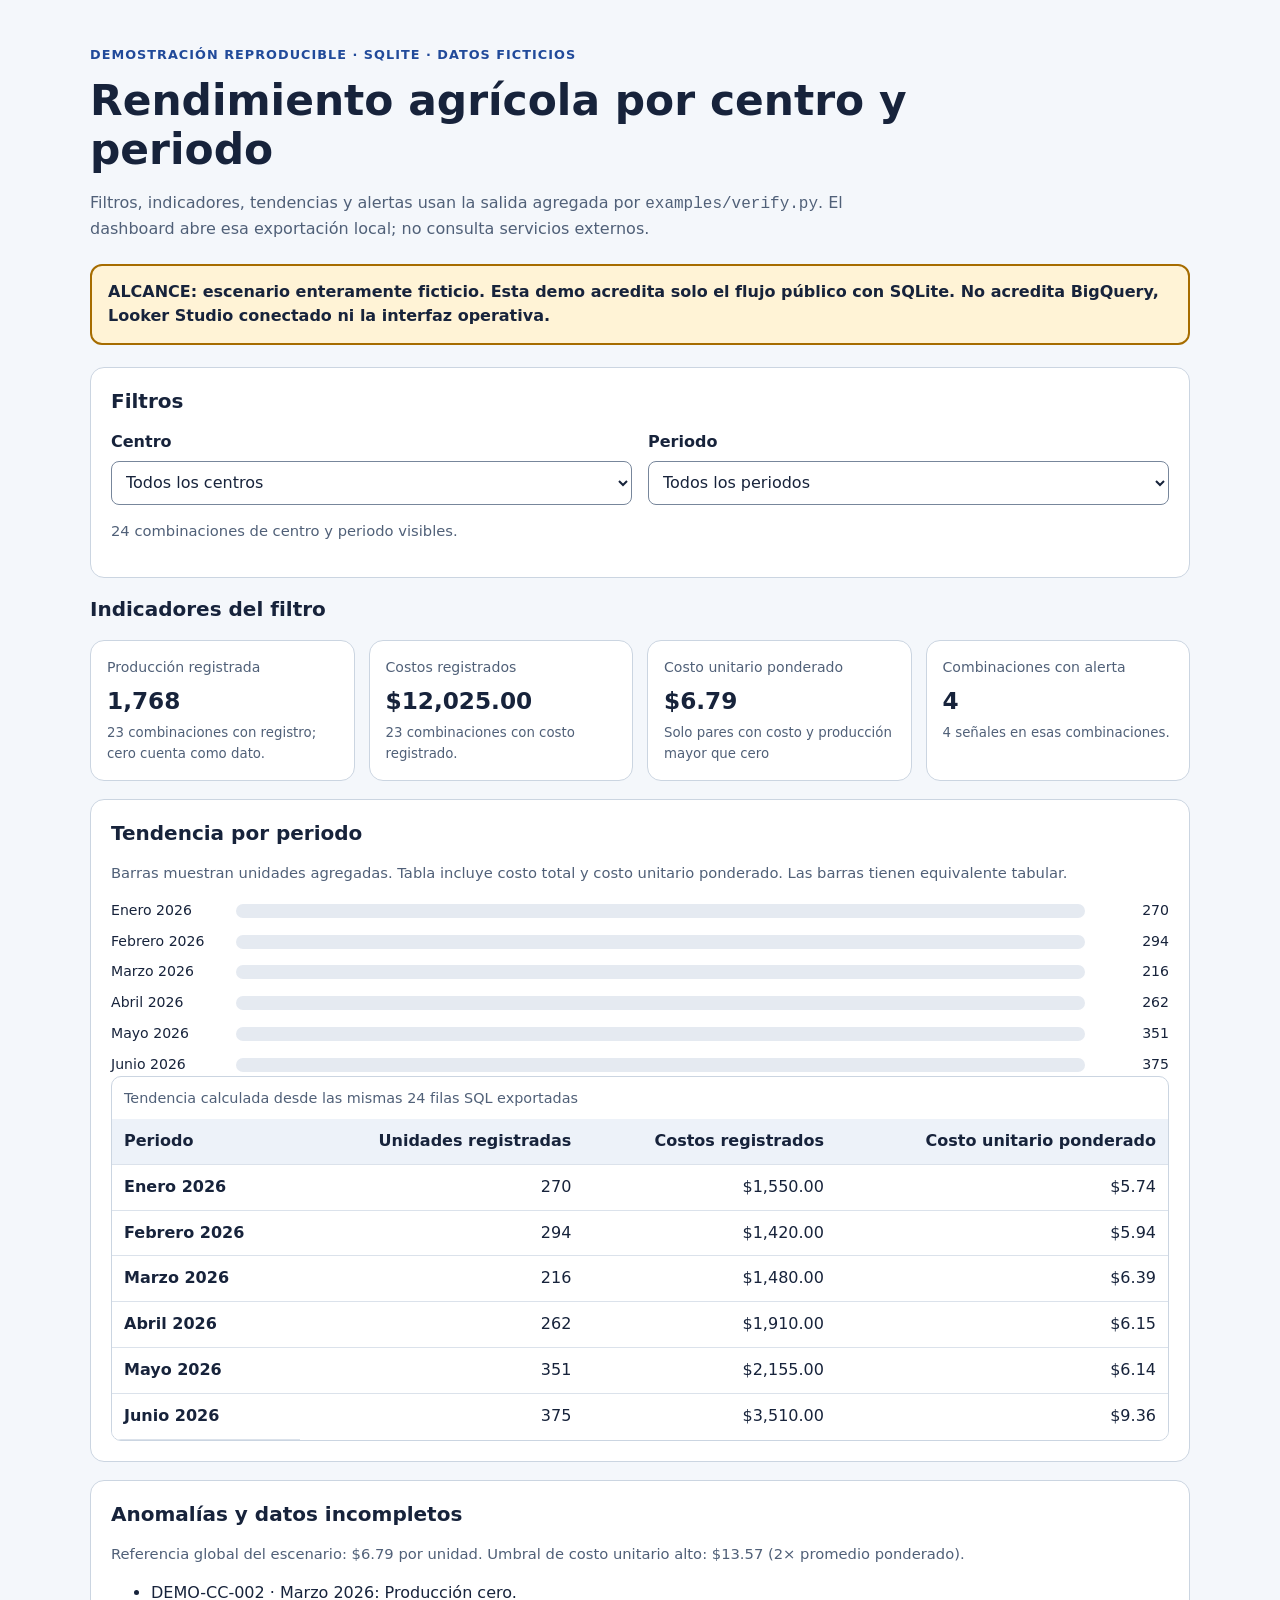
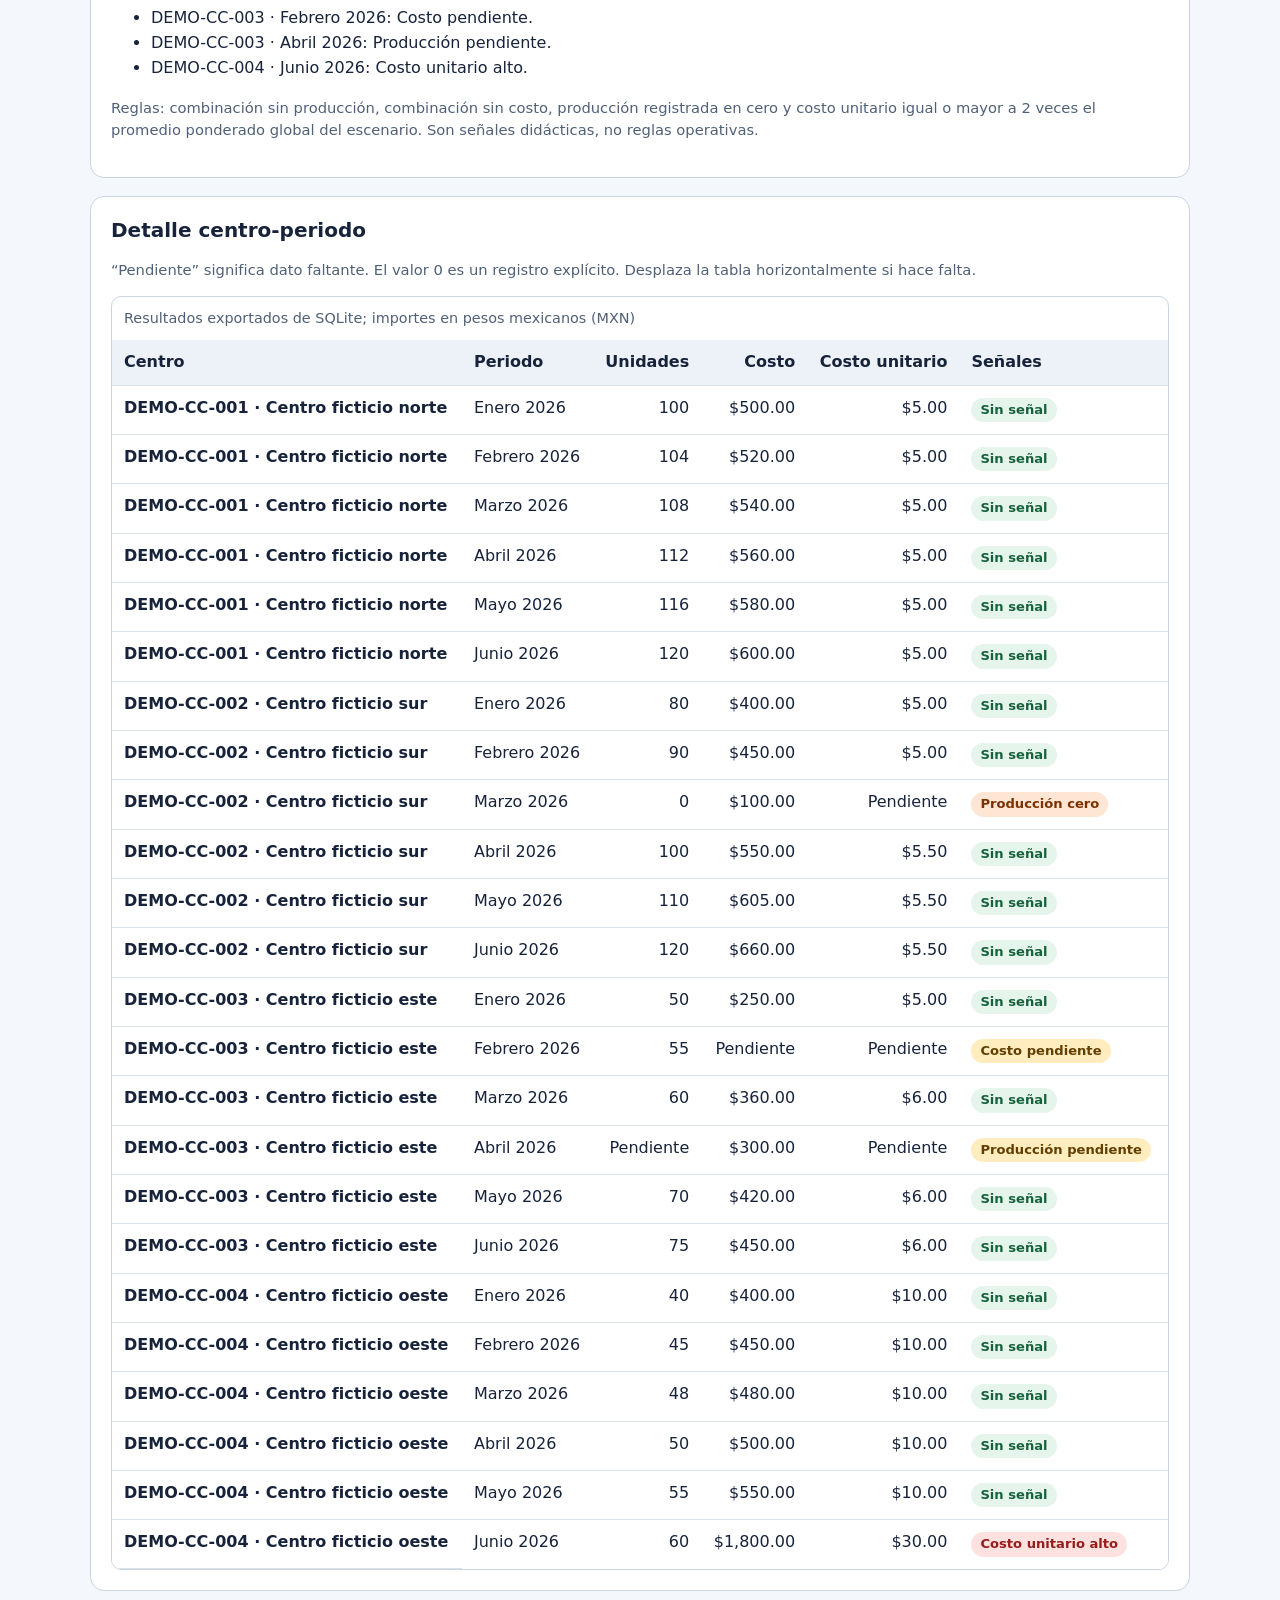
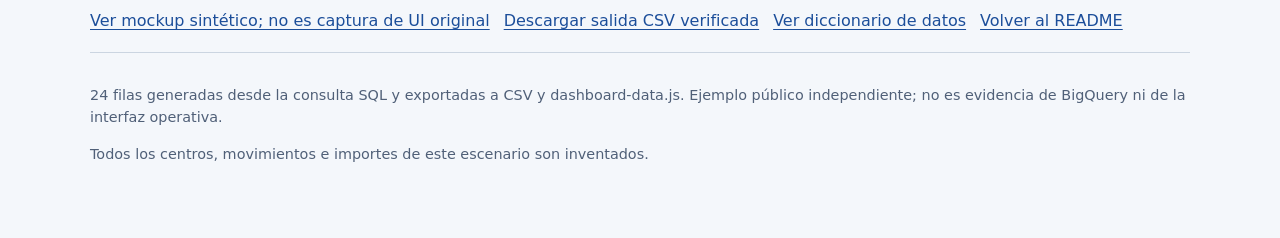
<file: demos/data-warehouse-agricola/demo/index.html>
<!doctype html>
<html lang="es">
<head>
  <meta charset="utf-8">
  <meta name="viewport" content="width=device-width, initial-scale=1">
  <meta name="description" content="Dashboard didáctico con datos ficticios, resultados SQL verificados y filtros por centro y periodo.">
  <title>Dashboard agrícola ficticio · Data Warehouse Agrícola</title>
  <script src="../examples/outputs/dashboard-data.js"></script>
  <style>
    :root{color-scheme:light;--ink:#17233b;--muted:#506078;--line:#cbd5e1;--paper:#f4f7fb;--card:#fff;--blue:#214a9a;--blue-soft:#e7efff;--amber:#805000;--amber-soft:#fff3d6;--green:#17623c;--green-soft:#e5f5eb;--red:#a32020;--red-soft:#fff0ee;--focus:#a65c00}
    *{box-sizing:border-box}body{margin:0;background:var(--paper);color:var(--ink);font:16px/1.55 system-ui,-apple-system,"Segoe UI",sans-serif}main{width:min(1180px,100%);margin:auto;padding:32px clamp(16px,4vw,40px) 60px}h1{max-width:850px;font-size:clamp(1.8rem,4vw,2.65rem);line-height:1.15;margin:.35rem 0 1rem}h2{font-size:1.25rem;line-height:1.3;margin:0 0 1rem}h3{font-size:1rem;margin:0 0 .4rem}.eyebrow{font-size:.8rem;font-weight:800;letter-spacing:.08em;color:var(--blue);text-transform:uppercase}.intro{max-width:75ch;color:var(--muted)}.scope{border:2px solid #a66c00;background:var(--amber-soft);border-radius:12px;padding:14px 16px;font-weight:650;margin:22px 0}.scope p{margin:0}.panel,.metric{background:var(--card);border:1px solid var(--line);border-radius:14px;padding:20px;margin:18px 0}.filters{display:grid;grid-template-columns:repeat(2,minmax(0,1fr));gap:16px}.field label{display:block;font-weight:700;margin-bottom:6px}.field select{width:100%;min-height:44px;padding:8px 10px;border:1px solid #77869b;border-radius:8px;background:white;color:var(--ink);font:inherit}.hint,.muted{color:var(--muted);font-size:.92rem}.metrics{display:grid;grid-template-columns:repeat(4,minmax(0,1fr));gap:14px;margin:18px 0}.metric{margin:0;padding:16px}.metric dt{color:var(--muted);font-size:.88rem}.metric dd{font-size:1.45rem;font-weight:800;margin:4px 0}.metric small{display:block;color:var(--muted)}.table-wrap{overflow-x:auto;max-width:100%;border:1px solid var(--line);border-radius:10px}table{width:100%;border-collapse:collapse;background:white}caption{text-align:left;padding:10px 12px;color:var(--muted);font-size:.9rem}th,td{padding:10px 12px;border-bottom:1px solid #dbe2eb;text-align:left;vertical-align:top}thead th{background:#edf2f9;white-space:nowrap}tbody tr:last-child td{border-bottom:0}.numeric{text-align:right;font-variant-numeric:tabular-nums}.status{display:inline-block;border-radius:999px;padding:2px 9px;margin:2px 4px 2px 0;font-size:.82rem;font-weight:700;white-space:nowrap}.flag-missing{color:#623f00;background:#ffedbf}.flag-zero{color:#7b3100;background:#ffe5d3}.flag-high{color:#971c1c;background:#ffe2df}.flag-none{color:var(--green);background:var(--green-soft)}.chart{display:grid;gap:9px;min-width:230px}.chart-row{display:grid;grid-template-columns:minmax(82px,115px) minmax(70px,1fr) 74px;align-items:center;gap:10px}.chart-label,.chart-value{font-size:.88rem;font-variant-numeric:tabular-nums}.chart-value{text-align:right}.track{height:14px;background:#e5eaf1;border-radius:99px;overflow:hidden}.bar{height:100%;background:var(--blue);border-radius:99px;min-width:0}.empty{padding:18px;border:1px dashed #8796aa;border-radius:10px;color:var(--muted)}a{color:#1c4e9a;text-decoration-thickness:1px;text-underline-offset:3px}a:focus-visible,select:focus-visible{outline:3px solid var(--focus);outline-offset:3px}.links{display:flex;flex-wrap:wrap;gap:14px;margin:18px 0}.sr-only{position:absolute;width:1px;height:1px;padding:0;margin:-1px;overflow:hidden;clip:rect(0,0,0,0);white-space:nowrap;border:0}footer{border-top:1px solid var(--line);padding-top:16px;color:var(--muted);font-size:.9rem}
    @media(max-width:760px){.metrics{grid-template-columns:repeat(2,minmax(0,1fr))}.filters{grid-template-columns:1fr}}
    @media(max-width:420px){main{padding:22px 14px 40px}.panel{padding:15px}.metrics{gap:9px}.metric{padding:12px}.metric dd{font-size:1.2rem}.chart-row{grid-template-columns:78px minmax(50px,1fr) 65px;gap:7px}.chart-label,.chart-value{font-size:.8rem}}
    @media(prefers-reduced-motion:reduce){*,*::before,*::after{scroll-behavior:auto!important;animation-duration:.01ms!important;transition-duration:.01ms!important}}
  </style>
</head>
<body>
<main>
  <header>
    <p class="eyebrow">Demostración reproducible · SQLite · datos ficticios</p>
    <h1>Rendimiento agrícola por centro y periodo</h1>
    <p class="intro">Filtros, indicadores, tendencias y alertas usan la salida agregada por <code>examples/verify.py</code>. El dashboard abre esa exportación local; no consulta servicios externos.</p>
    <div class="scope" role="note"><p>ALCANCE: escenario enteramente ficticio. Esta demo acredita solo el flujo público con SQLite. No acredita BigQuery, Looker Studio conectado ni la interfaz operativa.</p></div>
  </header>

  <section class="panel" aria-labelledby="filters-title">
    <h2 id="filters-title">Filtros</h2>
    <div class="filters">
      <div class="field"><label for="center-filter">Centro</label><select id="center-filter"><option value="all">Todos los centros</option></select></div>
      <div class="field"><label for="period-filter">Periodo</label><select id="period-filter"><option value="all">Todos los periodos</option></select></div>
    </div>
    <p id="filter-summary" class="hint" aria-live="polite"></p>
  </section>

  <section aria-labelledby="metrics-title">
    <h2 id="metrics-title">Indicadores del filtro</h2>
    <dl class="metrics">
      <div class="metric"><dt>Producción registrada</dt><dd id="metric-units">—</dd><small id="metric-units-note"></small></div>
      <div class="metric"><dt>Costos registrados</dt><dd id="metric-cost">—</dd><small id="metric-cost-note"></small></div>
      <div class="metric"><dt>Costo unitario ponderado</dt><dd id="metric-unit-cost">—</dd><small>Solo pares con costo y producción mayor que cero</small></div>
      <div class="metric"><dt>Combinaciones con alerta</dt><dd id="metric-alerts">—</dd><small id="metric-alerts-note"></small></div>
    </dl>
  </section>

  <section class="panel" aria-labelledby="trend-title">
    <h2 id="trend-title">Tendencia por periodo</h2>
    <p class="hint">Barras muestran unidades agregadas. Tabla incluye costo total y costo unitario ponderado. Las barras tienen equivalente tabular.</p>
    <div id="trend-chart" class="chart" aria-hidden="true"></div>
    <div class="table-wrap" tabindex="0" role="region" aria-label="Tendencia por periodo; tabla desplazable horizontalmente">
      <table>
        <caption>Tendencia calculada desde las mismas 24 filas SQL exportadas</caption>
        <thead><tr><th scope="col">Periodo</th><th scope="col" class="numeric">Unidades registradas</th><th scope="col" class="numeric">Costos registrados</th><th scope="col" class="numeric">Costo unitario ponderado</th></tr></thead>
        <tbody id="trend-body"></tbody>
      </table>
    </div>
  </section>

  <section class="panel" aria-labelledby="alerts-title">
    <h2 id="alerts-title">Anomalías y datos incompletos</h2>
    <p id="benchmark-note" class="hint"></p>
    <ul id="anomaly-list"></ul>
    <p class="hint">Reglas: combinación sin producción, combinación sin costo, producción registrada en cero y costo unitario igual o mayor a 2 veces el promedio ponderado global del escenario. Son señales didácticas, no reglas operativas.</p>
  </section>

  <section class="panel" aria-labelledby="detail-title">
    <h2 id="detail-title">Detalle centro-periodo</h2>
    <p class="hint">“Pendiente” significa dato faltante. El valor 0 es un registro explícito. Desplaza la tabla horizontalmente si hace falta.</p>
    <div class="table-wrap" tabindex="0" role="region" aria-label="Resultados por centro y periodo; tabla desplazable horizontalmente">
      <table>
        <caption>Resultados exportados de SQLite; importes en pesos mexicanos (MXN)</caption>
        <thead><tr><th scope="col">Centro</th><th scope="col">Periodo</th><th scope="col" class="numeric">Unidades</th><th scope="col" class="numeric">Costo</th><th scope="col" class="numeric">Costo unitario</th><th scope="col">Señales</th></tr></thead>
        <tbody id="detail-body"></tbody>
      </table>
    </div>
  </section>

  <nav class="links" aria-label="Archivos reproducibles">
    <a href="../docs/images/mockup-synthetic.svg">Ver mockup sintético; no es captura de UI original</a>
    <a href="../examples/outputs/aggregated-results.csv" download>Descargar salida CSV verificada</a>
    <a href="../docs/data-dictionary.md">Ver diccionario de datos</a>
    <a href="../README.md">Volver al README</a>
  </nav>
  <footer><p id="source-note">Cargando salida local generada…</p><p>Todos los centros, movimientos e importes de este escenario son inventados.</p></footer>
</main>
<script>
(() => {
  'use strict';
  const data = window.AGRICOLA_DEMO_DATA;
  const centerFilter = document.getElementById('center-filter');
  const periodFilter = document.getElementById('period-filter');
  const numberFormat = new Intl.NumberFormat('es-MX', { maximumFractionDigits: 0 });
  const moneyFormat = new Intl.NumberFormat('es-MX', { style: 'currency', currency: 'MXN' });
  const anomalyLabels = {
    missing_production: 'Producción pendiente',
    missing_cost: 'Costo pendiente',
    zero_production: 'Producción cero',
    high_unit_cost: 'Costo unitario alto'
  };
  const byId = (id) => document.getElementById(id);
  const money = (value) => value === null || value === undefined ? 'Pendiente' : moneyFormat.format(Number(value));
  const units = (value) => value === null || value === undefined ? 'Pendiente' : numberFormat.format(value);
  const matchedCostPerUnit = (rows) => {
    const matched = rows.filter((row) => row.production_units > 0 && row.cost_cents !== null);
    const totalUnits = matched.reduce((sum, row) => sum + row.production_units, 0);
    const totalCents = matched.reduce((sum, row) => sum + row.cost_cents, 0);
    return totalUnits ? (totalCents / 100 / totalUnits) : null;
  };
  const label = (row) => `${row.center_id} · ${row.period_label}`;

  if (!data || data.synthetic !== true || !Array.isArray(data.rows)) {
    byId('source-note').textContent = 'No se encontró la salida verificada. Ejecute python examples/verify.py desde esta carpeta del proyecto.';
    return;
  }
  for (const center of data.centers) {
    const option = document.createElement('option');
    option.value = center.center_id;
    option.textContent = `${center.center_id} · ${center.center_name}`;
    centerFilter.append(option);
  }
  for (const period of data.periods) {
    const option = document.createElement('option');
    option.value = period.period_id;
    option.textContent = period.period_label;
    periodFilter.append(option);
  }

  function render() {
    const selected = data.rows.filter((row) =>
      (centerFilter.value === 'all' || row.center_id === centerFilter.value) &&
      (periodFilter.value === 'all' || row.period_id === periodFilter.value)
    );
    const availableUnits = selected.reduce((sum, row) => sum + (row.production_units ?? 0), 0);
    const knownCosts = selected.reduce((sum, row) => sum + (row.cost_cents ?? 0), 0);
    const unitCost = matchedCostPerUnit(selected);
    const alerts = selected.filter((row) => row.anomalies.length > 0);
    byId('metric-units').textContent = numberFormat.format(availableUnits);
    byId('metric-units-note').textContent = `${selected.filter((row) => row.production_units !== null).length} combinaciones con registro; cero cuenta como dato.`;
    byId('metric-cost').textContent = moneyFormat.format(knownCosts / 100);
    byId('metric-cost-note').textContent = `${selected.filter((row) => row.cost_cents !== null).length} combinaciones con costo registrado.`;
    byId('metric-unit-cost').textContent = unitCost === null ? 'Pendiente' : moneyFormat.format(unitCost);
    byId('metric-alerts').textContent = numberFormat.format(alerts.length);
    byId('metric-alerts-note').textContent = `${alerts.reduce((sum, row) => sum + row.anomalies.length, 0)} señales en esas combinaciones.`;
    byId('filter-summary').textContent = `${selected.length} combinaciones de centro y periodo visibles.`;
    byId('benchmark-note').textContent = `Referencia global del escenario: ${money(data.benchmark.weighted_unit_cost_mxn)} por unidad. Umbral de costo unitario alto: ${money(data.benchmark.threshold_mxn_per_unit)} (2× promedio ponderado).`;

    const visiblePeriods = data.periods.filter((period) => periodFilter.value === 'all' || period.period_id === periodFilter.value);
    const trends = visiblePeriods.map((period) => {
      const periodRows = selected.filter((row) => row.period_id === period.period_id);
      return {
        label: period.period_label,
        units: periodRows.reduce((sum, row) => sum + (row.production_units ?? 0), 0),
        costs: periodRows.reduce((sum, row) => sum + (row.cost_cents ?? 0), 0),
        unitCost: matchedCostPerUnit(periodRows)
      };
    });
    const maximum = Math.max(1, ...trends.map((trend) => trend.units));
    byId('trend-chart').replaceChildren(...trends.map((trend) => {
      const line = document.createElement('div');
      line.className = 'chart-row';
      const name = document.createElement('span');
      name.className = 'chart-label';
      name.textContent = trend.label;
      const track = document.createElement('span');
      track.className = 'track';
      const bar = document.createElement('span');
      bar.className = 'bar';
      bar.style.width = `${(trend.units / maximum) * 100}%`;
      track.append(bar);
      const value = document.createElement('span');
      value.className = 'chart-value';
      value.textContent = units(trend.units);
      line.append(name, track, value);
      return line;
    }));
    byId('trend-body').replaceChildren(...trends.map((trend) => {
      const row = document.createElement('tr');
      row.innerHTML = `<th scope="row"></th><td class="numeric"></td><td class="numeric"></td><td class="numeric"></td>`;
      row.cells[0].textContent = trend.label;
      row.cells[1].textContent = units(trend.units);
      row.cells[2].textContent = moneyFormat.format(trend.costs / 100);
      row.cells[3].textContent = trend.unitCost === null ? 'Pendiente' : moneyFormat.format(trend.unitCost);
      return row;
    }));

    const anomalyList = byId('anomaly-list');
    anomalyList.replaceChildren();
    if (alerts.length === 0) {
      const item = document.createElement('li');
      item.textContent = 'No hay señales para esta selección.';
      anomalyList.append(item);
    } else {
      for (const row of alerts) {
        const item = document.createElement('li');
        item.textContent = `${label(row)}: ${row.anomalies.map((flag) => anomalyLabels[flag]).join(', ')}.`;
        anomalyList.append(item);
      }
    }

    const detail = byId('detail-body');
    detail.replaceChildren(...selected.map((item) => {
      const row = document.createElement('tr');
      row.innerHTML = '<th scope="row"></th><td></td><td class="numeric"></td><td class="numeric"></td><td class="numeric"></td><td></td>';
      row.cells[0].textContent = `${item.center_id} · ${item.center_name}`;
      row.cells[1].textContent = item.period_label;
      row.cells[2].textContent = units(item.production_units);
      row.cells[3].textContent = item.cost_mxn === null ? 'Pendiente' : money(item.cost_mxn);
      row.cells[4].textContent = item.unit_cost_mxn === null ? 'Pendiente' : money(item.unit_cost_mxn);
      const cell = row.cells[5];
      if (item.anomalies.length === 0) {
        const badge = document.createElement('span');
        badge.className = 'status flag-none';
        badge.textContent = 'Sin señal';
        cell.append(badge);
      } else {
        for (const flag of item.anomalies) {
          const badge = document.createElement('span');
          badge.className = `status ${flag === 'high_unit_cost' ? 'flag-high' : flag === 'zero_production' ? 'flag-zero' : 'flag-missing'}`;
          badge.textContent = anomalyLabels[flag] || flag;
          cell.append(badge);
        }
      }
      return row;
    }));
  }

  centerFilter.addEventListener('change', render);
  periodFilter.addEventListener('change', render);
  byId('source-note').textContent = `${data.rows.length} filas generadas desde la consulta SQL y exportadas a CSV y dashboard-data.js. ${data.scope}`;
  render();
})();
</script>
</body>
</html>
</file>
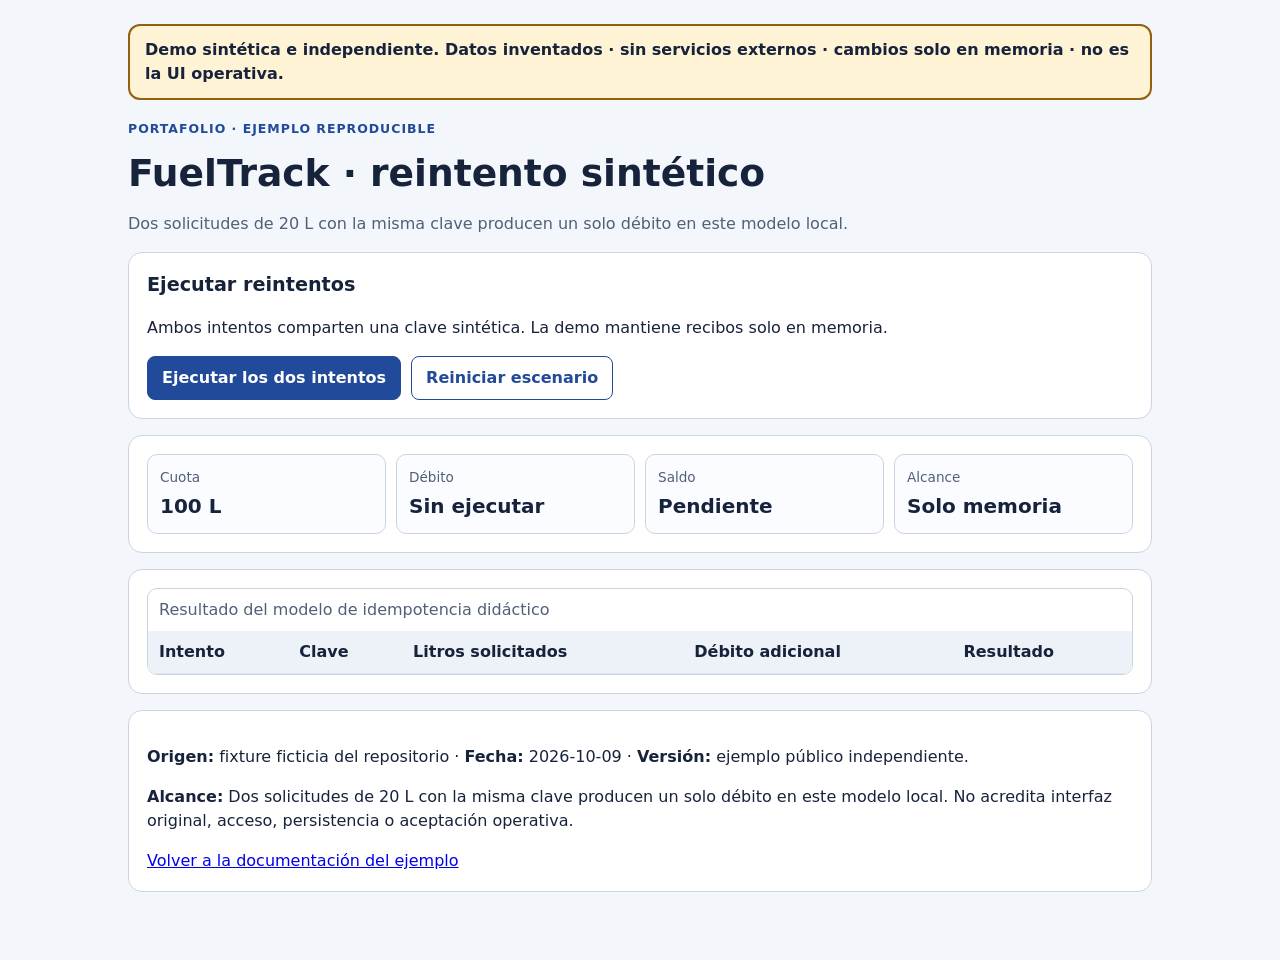
<file: demos/fueltrack/demo/index.html>
<!doctype html>
<html lang="es"><head><meta charset="utf-8"><meta name="viewport" content="width=device-width,initial-scale=1">
<meta name="description" content="Demostración independiente con datos ficticios y alcance explícito.">
<title>FuelTrack · reintento sintético · demo sintética</title>
<style>
:root{color-scheme:light;--ink:#17233b;--muted:#506078;--line:#cbd5e1;--blue:#214a9a;--soft:#f3f6fb;--focus:#a65c00}
*{box-sizing:border-box}body{margin:0;background:var(--soft);color:var(--ink);font:16px/1.5 system-ui,-apple-system,"Segoe UI",sans-serif}
main{width:min(1100px,100%);margin:auto;padding:24px clamp(14px,4vw,38px) 52px}h1{font-size:clamp(1.65rem,4vw,2.35rem);line-height:1.2;margin:.35rem 0 .5rem}
h2{font-size:1.2rem;margin:0 0 12px}.eyebrow{font-size:.78rem;font-weight:800;letter-spacing:.08em;color:var(--blue);text-transform:uppercase}
.banner{border:2px solid #93600c;background:#fff3d6;border-radius:12px;padding:12px 15px;margin:0 0 20px;font-weight:650}
.panel{background:#fff;border:1px solid var(--line);border-radius:14px;padding:18px;margin:16px 0}
.toolbar{display:flex;flex-wrap:wrap;gap:10px;align-items:center}.button{min-height:42px;padding:9px 14px;border:1px solid #214a9a;border-radius:8px;background:#214a9a;color:#fff;font:inherit;font-weight:700;cursor:pointer}
.button.secondary{background:#fff;color:#214a9a}.button:focus-visible,a:focus-visible,input:focus-visible,select:focus-visible{outline:3px solid var(--focus);outline-offset:3px}
.summary{display:grid;grid-template-columns:repeat(4,minmax(0,1fr));gap:10px}.metric{border:1px solid var(--line);border-radius:10px;padding:12px;background:#fbfcff}.metric span{display:block;color:var(--muted);font-size:.85rem}.metric strong{display:block;font-size:1.25rem;margin-top:4px}
.table-wrap{overflow:auto;max-width:100%;border:1px solid var(--line);border-radius:10px}table{width:100%;border-collapse:collapse;background:#fff}caption{text-align:left;padding:9px 11px;color:var(--muted)}th,td{padding:9px 11px;border-bottom:1px solid #e1e7ef;text-align:left;vertical-align:top}thead th{background:#edf2f9;white-space:nowrap}tbody tr:last-child td{border-bottom:0}
input,select{font:inherit;min-height:40px;border:1px solid #8190a5;border-radius:7px;padding:6px 8px;background:white;color:var(--ink)}input[type=number]{width:105px}
.muted{color:var(--muted)}.status{font-weight:700}.status.ok{color:#17623c}.status.warn{color:#805000}.status.bad{color:#a32020}.event-list{padding-left:20px}.event-list li{margin:5px 0}
@media(max-width:760px){.summary{grid-template-columns:repeat(2,minmax(0,1fr))}.panel{padding:14px}}
@media(max-width:380px){main{padding-inline:12px}.summary{gap:7px}.metric{padding:9px}.metric strong{font-size:1.05rem}.button{width:100%}}
</style>
</head><body><main>
<div class="banner" role="note"><strong>Demo sintética e independiente.</strong> Datos inventados · sin servicios externos · cambios solo en memoria · no es la UI operativa.</div>
<header><p class="eyebrow">PORTAFOLIO · EJEMPLO REPRODUCIBLE</p><h1>FuelTrack · reintento sintético</h1><p class="muted">Dos solicitudes de 20 L con la misma clave producen un solo débito en este modelo local.</p></header>

<section class="panel"><h2>Ejecutar reintentos</h2><p>Ambos intentos comparten una clave sintética. La demo mantiene recibos solo en memoria.</p>
<div class="toolbar"><button class="button" id="run" type="button">Ejecutar los dos intentos</button><button class="button secondary" id="reset" type="button">Reiniciar escenario</button></div></section>
<section class="panel"><div class="summary" id="summary" aria-live="polite"></div></section>
<section class="panel"><div class="table-wrap" tabindex="0" role="region" aria-label="Intentos desplazables"><table><caption>Resultado del modelo de idempotencia didáctico</caption><thead><tr><th>Intento</th><th>Clave</th><th>Litros solicitados</th><th>Débito adicional</th><th>Resultado</th></tr></thead><tbody id="rows"></tbody></table></div></section>

<footer class="panel"><p><strong>Origen:</strong> fixture ficticia del repositorio · <strong>Fecha:</strong> 2026-10-09 · <strong>Versión:</strong> ejemplo público independiente.</p>
<p><strong>Alcance:</strong> Dos solicitudes de 20 L con la misma clave producen un solo débito en este modelo local. No acredita interfaz original, acceso, persistencia o aceptación operativa.</p>
<a href="../README.md">Volver a la documentación del ejemplo</a></footer>
<script id="scenario-data" type="application/json">{"synthetic":true,"scope":"In-memory idempotency illustration; no Google service calls.","unit":"DEMO-UNIT-001","warehouse":"Almacén Demo A","approved_liters":"100","attempts":[{"number":1,"operation_key":"DEMO-OP-001","liters":"20"},{"number":2,"operation_key":"DEMO-OP-001","liters":"20"}],"expected_unique_dispatches":1,"expected_debited_liters":"20","expected_remaining_liters":"80","expected_retry_additional_liters":"0"}</script>
<script>
const scenario=JSON.parse(document.getElementById('scenario-data').textContent);let result=null;
function render(){
 const summary=document.getElementById('summary');summary.replaceChildren();
 const cards=result?[['Cuota',scenario.approved_liters+' L'],['Débito único',result.debited+' L'],['Saldo final',result.balance+' L'],['Intentos',String(result.rows.length)]]:[['Cuota',scenario.approved_liters+' L'],['Débito','Sin ejecutar'],['Saldo','Pendiente'],['Alcance','Solo memoria']];
 summary.replaceChildren(...cards.map(([a,b])=>{const d=document.createElement('div');d.className='metric';const s=document.createElement('span');s.textContent=a;const strong=document.createElement('strong');strong.textContent=b;d.append(s,strong);return d}));
 const body=document.getElementById('rows');body.replaceChildren();
 for(const row of result?result.rows:[]){const tr=document.createElement('tr');for(const value of [row.number,row.key,row.request+' L',row.debit+' L',row.status]){const td=document.createElement('td');td.textContent=value;tr.append(td)}body.append(tr)}
}
document.getElementById('run').addEventListener('click',()=>{
 let balance=Number(scenario.approved_liters);let debited=0;const receipts=new Map();const rows=[];
 for(const attempt of scenario.attempts){const prior=receipts.get(attempt.operation_key);let debit=0,status='Débito registrado';if(prior!==undefined){status='Recibo anterior reutilizado'}else{debit=Number(attempt.liters);debited+=debit;balance-=debit;receipts.set(attempt.operation_key,{liters:debit})}rows.push({number:String(attempt.number),key:attempt.operation_key,request:attempt.liters,debit:String(debit),status})}
 result={debited:String(debited),balance:String(balance),rows};render();
});
document.getElementById('reset').addEventListener('click',()=>{result=null;render()});render();
</script></main></body></html>
</file>
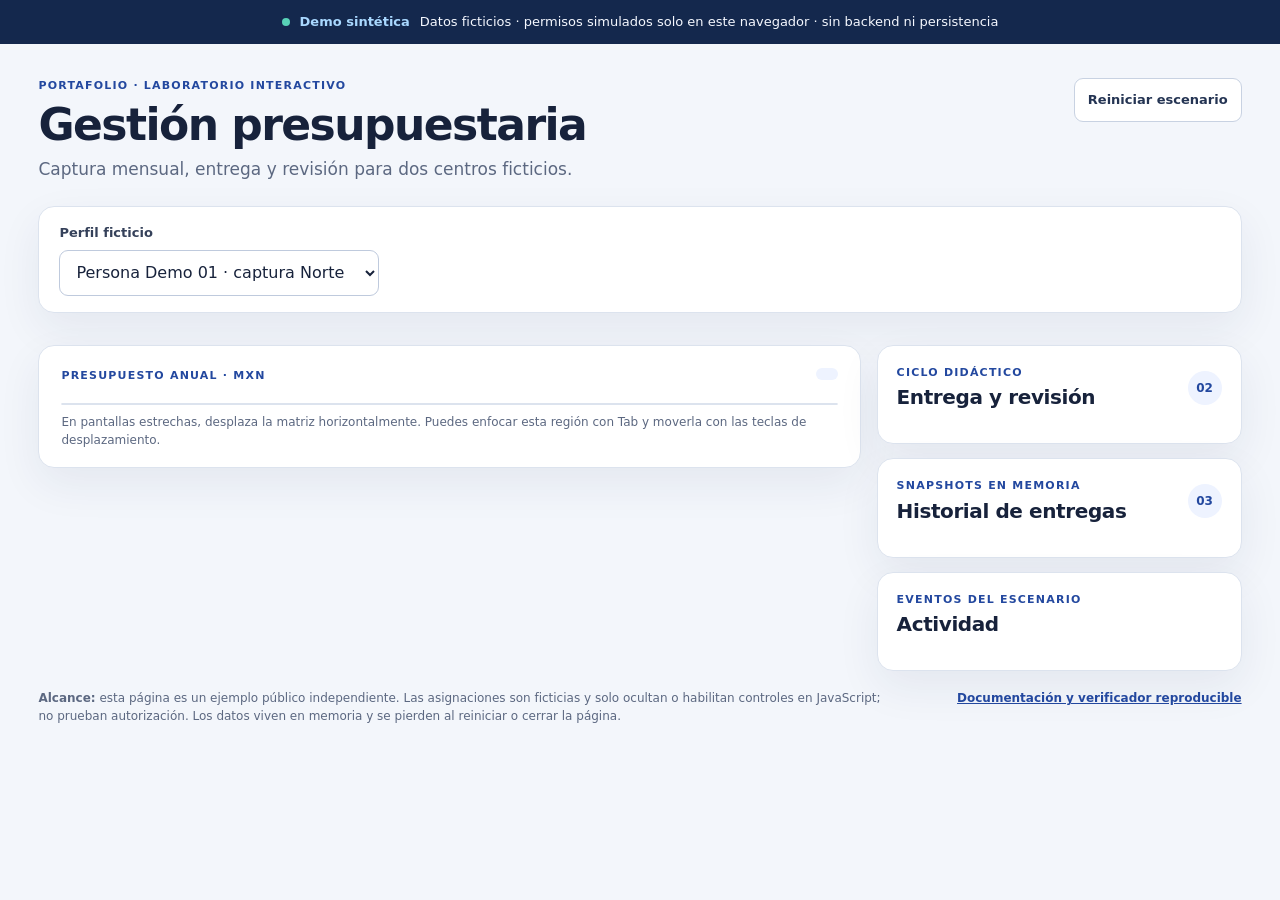
<file: demos/gestion-presupuestaria/demo/index.html>
<!doctype html>
<html lang="es">
<head>
  <meta charset="utf-8">
  <meta name="viewport" content="width=device-width, initial-scale=1">
  <meta name="description" content="Demo sintética de captura y revisión de un presupuesto anual. Todo ocurre en memoria del navegador.">
  <title>Demo de gestión presupuestaria</title>
  <link rel="stylesheet" href="styles.css">
  <script src="budget-state.js" defer></script>
  <script src="app.js" defer></script>
</head>
<body>
  <div class="scope-banner" role="note">
    <span class="scope-dot" aria-hidden="true"></span>
    <strong>Demo sintética</strong>
    <span>Datos ficticios · permisos simulados solo en este navegador · sin backend ni persistencia</span>
  </div>

  <main class="app-shell">
    <header class="page-header">
      <div>
        <p class="eyebrow">PORTAFOLIO · LABORATORIO INTERACTIVO</p>
        <h1>Gestión presupuestaria</h1>
        <p class="lead">Captura mensual, entrega y revisión para dos centros ficticios.</p>
      </div>
      <button class="button button-quiet" id="reset-demo" type="button">Reiniciar escenario</button>
    </header>

    <section class="panel profile-panel" aria-labelledby="profile-heading">
      <div class="profile-control">
        <label for="profile-select" id="profile-heading">Perfil ficticio</label>
        <select id="profile-select">
          <option value="capture-north">Persona Demo 01 · captura Norte</option>
          <option value="capture-south">Persona Demo 02 · captura Sur</option>
          <option value="reviewer">Persona Revisa 01 · revisión</option>
        </select>
      </div>
      <p class="profile-explanation" id="profile-assignment"></p>
    </section>

    <nav class="center-switcher" id="center-picker" aria-label="Centros de costo"></nav>

    <p class="notice" id="status-message" role="status" aria-live="polite"></p>

    <div class="workspace">
      <section class="panel budget-panel" aria-labelledby="budget-title">
        <div class="budget-heading">
          <div>
            <p class="eyebrow">PRESUPUESTO ANUAL · MXN</p>
            <h2 id="budget-title"></h2>
            <p class="budget-meta" id="budget-meta"></p>
          </div>
          <span class="status-badge" id="status-badge"></span>
        </div>

        <div class="capture-tools" id="capture-actions" hidden>
          <div>
            <strong>Completa los 36 importes para entregar.</strong>
            <span>Un cero capturado cuenta como dato; una celda vacía queda pendiente.</span>
          </div>
          <div class="button-row">
            <button class="button button-quiet" id="fill-blanks" type="button">Registrar vacíos como 0.00</button>
            <button class="button button-primary" id="submit-budget" type="button">Entregar presupuesto</button>
            <button class="button button-quiet" id="stale-submit" type="button">Probar rechazo con versión anterior</button>
          </div>
        </div>
        <div class="capture-tools readonly-tools" id="readonly-note" hidden>
          <div>
            <strong id="readonly-title"></strong>
            <span id="readonly-description"></span>
          </div>
        </div>

        <p class="completion-summary" id="completion-summary"></p>
        <div class="table-scroll" id="table-scroll" tabindex="0" role="region" aria-label="Matriz mensual. Desplaza horizontalmente para ver los doce meses.">
          <table id="budget-table"></table>
        </div>
        <p class="table-hint">En pantallas estrechas, desplaza la matriz horizontalmente. Puedes enfocar esta región con Tab y moverla con las teclas de desplazamiento.</p>
      </section>

      <aside class="side-column">
        <section class="panel review-panel" aria-labelledby="review-heading">
          <div class="section-heading">
            <div>
              <p class="eyebrow">CICLO DIDÁCTICO</p>
              <h2 id="review-heading">Entrega y revisión</h2>
            </div>
            <span class="step-mark" aria-hidden="true">02</span>
          </div>
          <p class="panel-copy" id="review-status"></p>
          <div class="review-actions" id="review-actions" hidden>
            <label for="review-note">Observación de revisión</label>
            <textarea id="review-note" rows="3" placeholder="Escribe una observación para devolver el presupuesto."></textarea>
            <div class="button-row review-buttons">
              <button class="button button-quiet" id="return-budget" type="button">Devolver con observación</button>
              <button class="button button-primary" id="approve-budget" type="button">Validar entrega</button>
            </div>
          </div>
        </section>

        <section class="panel history-panel" aria-labelledby="history-heading">
          <div class="section-heading">
            <div>
              <p class="eyebrow">SNAPSHOTS EN MEMORIA</p>
              <h2 id="history-heading">Historial de entregas</h2>
            </div>
            <span class="step-mark" aria-hidden="true">03</span>
          </div>
          <ol class="history-list" id="submission-history"></ol>
        </section>

        <section class="panel activity-panel" aria-labelledby="activity-heading">
          <div class="section-heading">
            <div>
              <p class="eyebrow">EVENTOS DEL ESCENARIO</p>
              <h2 id="activity-heading">Actividad</h2>
            </div>
          </div>
          <ol class="event-list" id="event-log"></ol>
        </section>
      </aside>
    </div>

    <footer class="page-footer">
      <p><strong>Alcance:</strong> esta página es un ejemplo público independiente. Las asignaciones son ficticias y solo ocultan o habilitan controles en JavaScript; no prueban autorización. Los datos viven en memoria y se pierden al reiniciar o cerrar la página.</p>
      <a href="../README.md">Documentación y verificador reproducible</a>
    </footer>
  </main>

  <script id="scenario-data" type="application/json">
{
  "synthetic": true,
  "currency": "MXN",
  "period": "Ejercicio demo",
  "profiles": [
    { "id": "capture-north", "name": "Persona Demo 01", "role": "capture", "assignedCenterIds": ["DEMO-CC-001"] },
    { "id": "capture-south", "name": "Persona Demo 02", "role": "capture", "assignedCenterIds": ["DEMO-CC-002"] },
    { "id": "reviewer", "name": "Persona Revisa 01", "role": "reviewer", "assignedCenterIds": ["DEMO-CC-001", "DEMO-CC-002"] }
  ],
  "centers": [
    {
      "id": "DEMO-CC-001",
      "name": "Centro Norte",
      "initialVersion": 1,
      "items": [
        { "id": "personnel", "name": "Personal", "months": ["100.00", "100.00", "100.00", "100.00", "100.00", "100.00", "100.00", "100.00", "100.00", "100.00", "100.00", "100.00"] },
        { "id": "operations", "name": "Operación", "months": ["200.00", "200.00", "200.00", "200.00", "200.00", "200.00", "200.00", "200.00", "200.00", "200.00", "200.00", "200.00"] },
        { "id": "training", "name": "Capacitación", "months": ["0.00", "0.00", "0.00", "0.00", "0.00", "0.00", "0.00", "0.00", "0.00", "0.00", "0.00", null] }
      ]
    },
    {
      "id": "DEMO-CC-002",
      "name": "Centro Sur",
      "initialVersion": 1,
      "items": [
        { "id": "personnel", "name": "Personal", "months": ["120.00", "120.00", "120.00", "120.00", "120.00", "120.00", "120.00", "120.00", "120.00", "120.00", "120.00", "120.00"] },
        { "id": "operations", "name": "Operación", "months": ["80.00", "80.00", "80.00", "80.00", "80.00", "80.00", "80.00", "80.00", "80.00", "80.00", "80.00", "80.00"] },
        { "id": "equipment", "name": "Equipo", "months": ["0.00", "0.00", "0.00", "0.00", "0.00", "0.00", "0.00", "0.00", "0.00", "0.00", "0.00", null] }
      ]
    }
  ]
}
  </script>
</body>
</html>
</file>
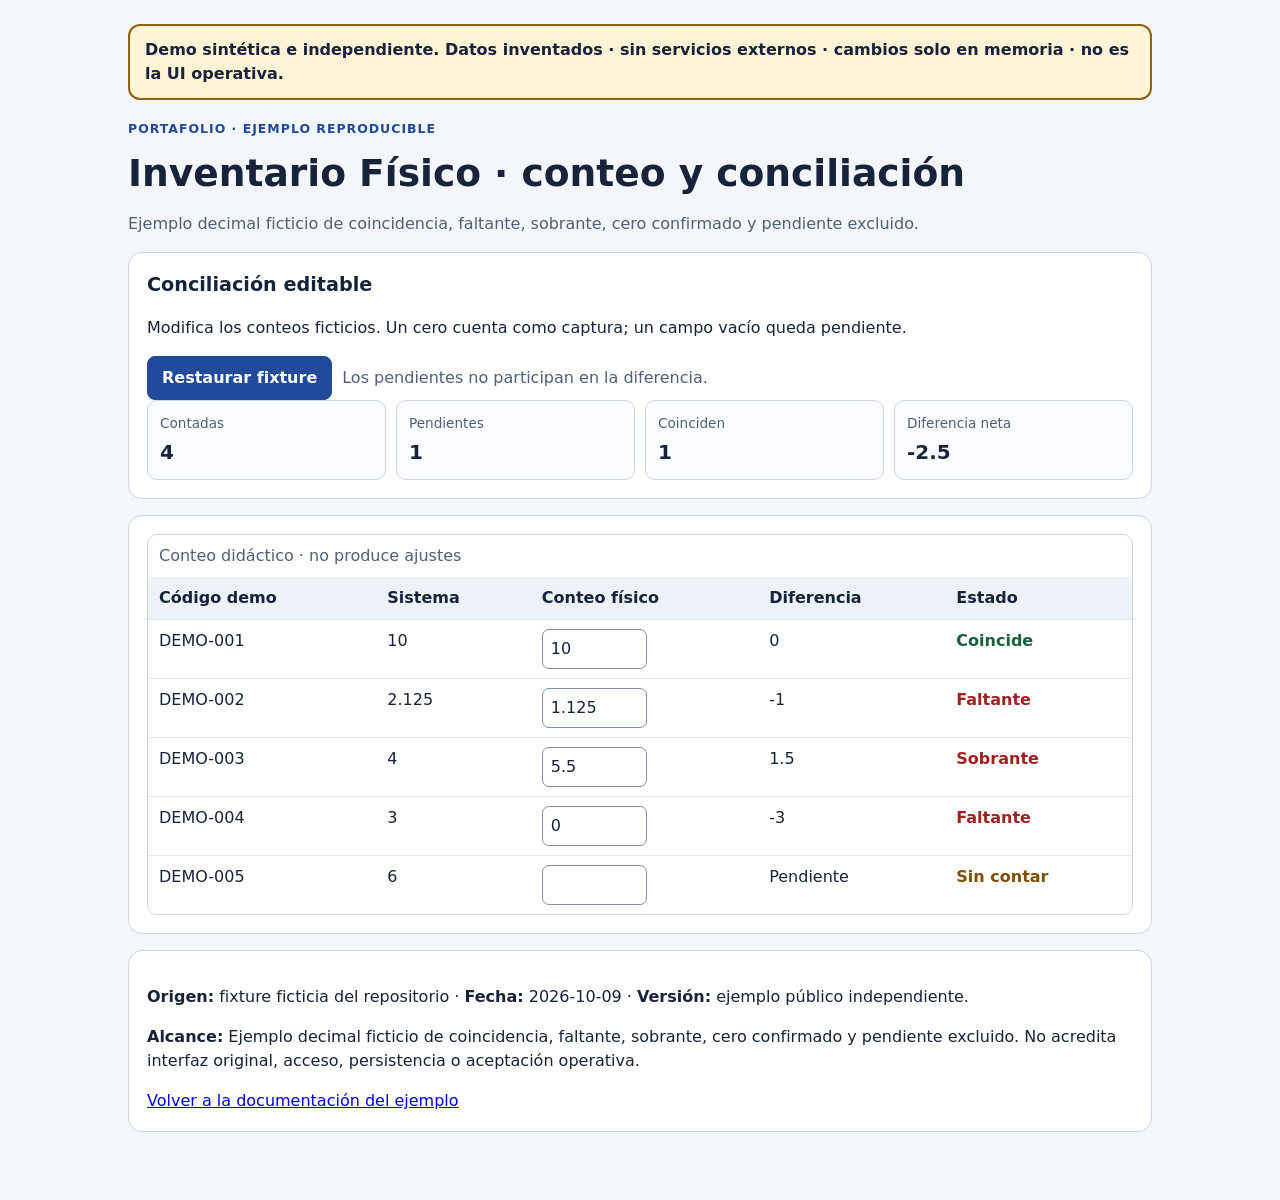
<file: demos/inventario-fisico-portafolio/demo/index.html>
<!doctype html>
<html lang="es"><head><meta charset="utf-8"><meta name="viewport" content="width=device-width,initial-scale=1">
<meta name="description" content="Demostración independiente con datos ficticios y alcance explícito.">
<title>Inventario Físico · conteo y conciliación · demo sintética</title>
<style>
:root{color-scheme:light;--ink:#17233b;--muted:#506078;--line:#cbd5e1;--blue:#214a9a;--soft:#f3f6fb;--focus:#a65c00}
*{box-sizing:border-box}body{margin:0;background:var(--soft);color:var(--ink);font:16px/1.5 system-ui,-apple-system,"Segoe UI",sans-serif}
main{width:min(1100px,100%);margin:auto;padding:24px clamp(14px,4vw,38px) 52px}h1{font-size:clamp(1.65rem,4vw,2.35rem);line-height:1.2;margin:.35rem 0 .5rem}
h2{font-size:1.2rem;margin:0 0 12px}.eyebrow{font-size:.78rem;font-weight:800;letter-spacing:.08em;color:var(--blue);text-transform:uppercase}
.banner{border:2px solid #93600c;background:#fff3d6;border-radius:12px;padding:12px 15px;margin:0 0 20px;font-weight:650}
.panel{background:#fff;border:1px solid var(--line);border-radius:14px;padding:18px;margin:16px 0}
.toolbar{display:flex;flex-wrap:wrap;gap:10px;align-items:center}.button{min-height:42px;padding:9px 14px;border:1px solid #214a9a;border-radius:8px;background:#214a9a;color:#fff;font:inherit;font-weight:700;cursor:pointer}
.button.secondary{background:#fff;color:#214a9a}.button:focus-visible,a:focus-visible,input:focus-visible,select:focus-visible{outline:3px solid var(--focus);outline-offset:3px}
.summary{display:grid;grid-template-columns:repeat(4,minmax(0,1fr));gap:10px}.metric{border:1px solid var(--line);border-radius:10px;padding:12px;background:#fbfcff}.metric span{display:block;color:var(--muted);font-size:.85rem}.metric strong{display:block;font-size:1.25rem;margin-top:4px}
.table-wrap{overflow:auto;max-width:100%;border:1px solid var(--line);border-radius:10px}table{width:100%;border-collapse:collapse;background:#fff}caption{text-align:left;padding:9px 11px;color:var(--muted)}th,td{padding:9px 11px;border-bottom:1px solid #e1e7ef;text-align:left;vertical-align:top}thead th{background:#edf2f9;white-space:nowrap}tbody tr:last-child td{border-bottom:0}
input,select{font:inherit;min-height:40px;border:1px solid #8190a5;border-radius:7px;padding:6px 8px;background:white;color:var(--ink)}input[type=number]{width:105px}
.muted{color:var(--muted)}.status{font-weight:700}.status.ok{color:#17623c}.status.warn{color:#805000}.status.bad{color:#a32020}.event-list{padding-left:20px}.event-list li{margin:5px 0}
@media(max-width:760px){.summary{grid-template-columns:repeat(2,minmax(0,1fr))}.panel{padding:14px}}
@media(max-width:380px){main{padding-inline:12px}.summary{gap:7px}.metric{padding:9px}.metric strong{font-size:1.05rem}.button{width:100%}}
</style>
</head><body><main>
<div class="banner" role="note"><strong>Demo sintética e independiente.</strong> Datos inventados · sin servicios externos · cambios solo en memoria · no es la UI operativa.</div>
<header><p class="eyebrow">PORTAFOLIO · EJEMPLO REPRODUCIBLE</p><h1>Inventario Físico · conteo y conciliación</h1><p class="muted">Ejemplo decimal ficticio de coincidencia, faltante, sobrante, cero confirmado y pendiente excluido.</p></header>

<section class="panel"><h2>Conciliación editable</h2><p>Modifica los conteos ficticios. Un cero cuenta como captura; un campo vacío queda pendiente.</p>
<div class="toolbar"><button class="button" id="reset" type="button">Restaurar fixture</button><span id="status" class="muted" aria-live="polite"></span></div>
<div class="summary" id="summary"></div></section>
<section class="panel"><div class="table-wrap" tabindex="0" role="region" aria-label="Conciliación desplazable horizontalmente"><table><caption>Conteo didáctico · no produce ajustes</caption><thead><tr><th>Código demo</th><th>Sistema</th><th>Conteo físico</th><th>Diferencia</th><th>Estado</th></tr></thead><tbody id="rows"></tbody></table></div></section>

<footer class="panel"><p><strong>Origen:</strong> fixture ficticia del repositorio · <strong>Fecha:</strong> 2026-10-09 · <strong>Versión:</strong> ejemplo público independiente.</p>
<p><strong>Alcance:</strong> Ejemplo decimal ficticio de coincidencia, faltante, sobrante, cero confirmado y pendiente excluido. No acredita interfaz original, acceso, persistencia o aceptación operativa.</p>
<a href="../README.md">Volver a la documentación del ejemplo</a></footer>
<script id="scenario-data" type="application/json">{"synthetic":true,"count_id":"DEMO-INV-001","warehouse":"Almacén Demo A","lines":[{"article":"DEMO-001","expected":"10","counted":"10","state":"Coincide","difference":"0"},{"article":"DEMO-002","expected":"2.125","counted":"1.125","state":"Faltante","difference":"-1.000"},{"article":"DEMO-003","expected":"4","counted":"5.5","state":"Sobrante","difference":"1.5"},{"article":"DEMO-004","expected":"3","counted":"0","state":"Faltante","difference":"-3"},{"article":"DEMO-005","expected":"6","counted":null,"state":"Sin contar","difference":null}],"expected_counted_lines":4,"expected_pending_lines":1,"expected_net_difference":"-2.5"}</script>
<script>
const original=JSON.parse(document.getElementById('scenario-data').textContent);
let rows=structuredClone(original.lines);
const milli=v=>Math.round(Number(v)*1000);
const fmt=n=>{const s=(n/1000).toFixed(3);return s.replace(/\.0+$/,'').replace(/(\.\d*?)0+$/,'$1')};
function render(){
 const body=document.getElementById('rows');body.replaceChildren();
 let counted=0,pending=0,net=0,exact=0;
 for(const item of rows){
  const tr=document.createElement('tr');const countedValue=item.counted;
  let difference=null,state='Sin contar';
  if(countedValue!==null&&countedValue!==''){counted++;difference=milli(countedValue)-milli(item.expected);net+=difference;state=difference===0?'Coincide':difference<0?'Faltante':'Sobrante';if(difference===0)exact++}else pending++;
  const id=document.createElement('td');id.textContent=item.article;
  const expected=document.createElement('td');expected.textContent=item.expected;
  const inputCell=document.createElement('td');const input=document.createElement('input');input.type='number';input.step='0.001';input.min='0';input.value=countedValue===null?'':countedValue;input.setAttribute('aria-label','Conteo físico para '+item.article);
  input.addEventListener('change',()=>{item.counted=input.value===''?null:input.value;render()});inputCell.append(input);
  const delta=document.createElement('td');delta.textContent=difference===null?'Pendiente':fmt(difference);
  const stateCell=document.createElement('td');stateCell.className='status '+(state==='Coincide'?'ok':state==='Sin contar'?'warn':state==='Faltante'||state==='Sobrante'?'bad':'');stateCell.textContent=state;
  tr.append(id,expected,inputCell,delta,stateCell);body.append(tr)
 }
 const values=[['Contadas',counted],['Pendientes',pending],['Coinciden',exact],['Diferencia neta',fmt(net)]];
 document.getElementById('summary').replaceChildren(...values.map(([label,value])=>{const d=document.createElement('div');d.className='metric';const l=document.createElement('span');l.textContent=label;const v=document.createElement('strong');v.textContent=value;d.append(l,v);return d}));
 document.getElementById('status').textContent='Los pendientes no participan en la diferencia.';
}
document.getElementById('reset').addEventListener('click',()=>{rows=structuredClone(original.lines);render()});
render();
</script></main></body></html>
</file>
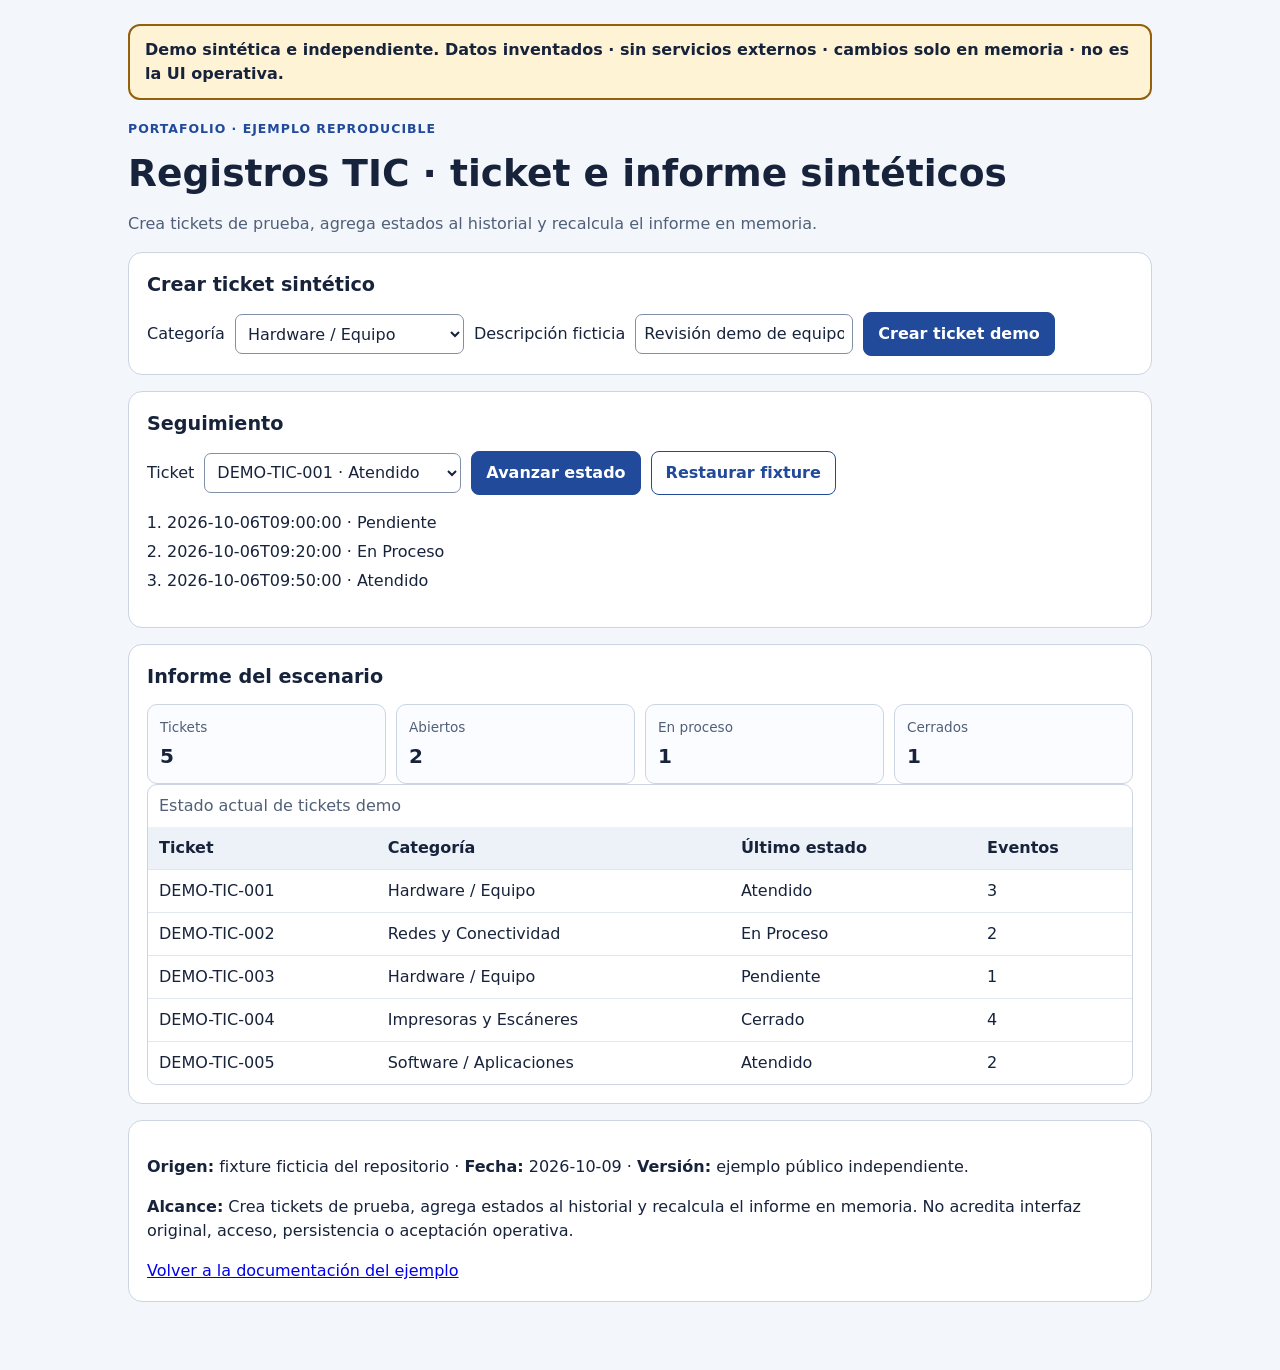
<file: demos/registros-tic/demo/index.html>
<!doctype html>
<html lang="es"><head><meta charset="utf-8"><meta name="viewport" content="width=device-width,initial-scale=1">
<meta name="description" content="Demostración independiente con datos ficticios y alcance explícito.">
<title>Registros TIC · ticket e informe sintéticos · demo sintética</title>
<style>
:root{color-scheme:light;--ink:#17233b;--muted:#506078;--line:#cbd5e1;--blue:#214a9a;--soft:#f3f6fb;--focus:#a65c00}
*{box-sizing:border-box}body{margin:0;background:var(--soft);color:var(--ink);font:16px/1.5 system-ui,-apple-system,"Segoe UI",sans-serif}
main{width:min(1100px,100%);margin:auto;padding:24px clamp(14px,4vw,38px) 52px}h1{font-size:clamp(1.65rem,4vw,2.35rem);line-height:1.2;margin:.35rem 0 .5rem}
h2{font-size:1.2rem;margin:0 0 12px}.eyebrow{font-size:.78rem;font-weight:800;letter-spacing:.08em;color:var(--blue);text-transform:uppercase}
.banner{border:2px solid #93600c;background:#fff3d6;border-radius:12px;padding:12px 15px;margin:0 0 20px;font-weight:650}
.panel{background:#fff;border:1px solid var(--line);border-radius:14px;padding:18px;margin:16px 0}
.toolbar{display:flex;flex-wrap:wrap;gap:10px;align-items:center}.button{min-height:42px;padding:9px 14px;border:1px solid #214a9a;border-radius:8px;background:#214a9a;color:#fff;font:inherit;font-weight:700;cursor:pointer}
.button.secondary{background:#fff;color:#214a9a}.button:focus-visible,a:focus-visible,input:focus-visible,select:focus-visible{outline:3px solid var(--focus);outline-offset:3px}
.summary{display:grid;grid-template-columns:repeat(4,minmax(0,1fr));gap:10px}.metric{border:1px solid var(--line);border-radius:10px;padding:12px;background:#fbfcff}.metric span{display:block;color:var(--muted);font-size:.85rem}.metric strong{display:block;font-size:1.25rem;margin-top:4px}
.table-wrap{overflow:auto;max-width:100%;border:1px solid var(--line);border-radius:10px}table{width:100%;border-collapse:collapse;background:#fff}caption{text-align:left;padding:9px 11px;color:var(--muted)}th,td{padding:9px 11px;border-bottom:1px solid #e1e7ef;text-align:left;vertical-align:top}thead th{background:#edf2f9;white-space:nowrap}tbody tr:last-child td{border-bottom:0}
input,select{font:inherit;min-height:40px;border:1px solid #8190a5;border-radius:7px;padding:6px 8px;background:white;color:var(--ink)}input[type=number]{width:105px}
.muted{color:var(--muted)}.status{font-weight:700}.status.ok{color:#17623c}.status.warn{color:#805000}.status.bad{color:#a32020}.event-list{padding-left:20px}.event-list li{margin:5px 0}
@media(max-width:760px){.summary{grid-template-columns:repeat(2,minmax(0,1fr))}.panel{padding:14px}}
@media(max-width:380px){main{padding-inline:12px}.summary{gap:7px}.metric{padding:9px}.metric strong{font-size:1.05rem}.button{width:100%}}
</style>
</head><body><main>
<div class="banner" role="note"><strong>Demo sintética e independiente.</strong> Datos inventados · sin servicios externos · cambios solo en memoria · no es la UI operativa.</div>
<header><p class="eyebrow">PORTAFOLIO · EJEMPLO REPRODUCIBLE</p><h1>Registros TIC · ticket e informe sintéticos</h1><p class="muted">Crea tickets de prueba, agrega estados al historial y recalcula el informe en memoria.</p></header>

<section class="panel"><h2>Crear ticket sintético</h2><form id="create-form" class="toolbar">
<label for="category">Categoría</label><select id="category"><option>Hardware / Equipo</option><option>Redes y Conectividad</option><option>Impresoras y Escáneres</option><option>Software / Aplicaciones</option></select>
<label for="description">Descripción ficticia</label><input id="description" value="Revisión demo de equipo" maxlength="80" required>
<button class="button" type="submit">Crear ticket demo</button></form></section>
<section class="panel"><h2>Seguimiento</h2><div class="toolbar"><label for="ticket-select">Ticket</label><select id="ticket-select"></select><button class="button" id="advance" type="button">Avanzar estado</button><button class="button secondary" id="reset" type="button">Restaurar fixture</button></div><ol id="history" class="event-list" aria-live="polite"></ol></section>
<section class="panel"><h2>Informe del escenario</h2><div class="summary" id="summary" aria-live="polite"></div><div class="table-wrap"><table><caption>Estado actual de tickets demo</caption><thead><tr><th>Ticket</th><th>Categoría</th><th>Último estado</th><th>Eventos</th></tr></thead><tbody id="rows"></tbody></table></div></section>

<footer class="panel"><p><strong>Origen:</strong> fixture ficticia del repositorio · <strong>Fecha:</strong> 2026-10-09 · <strong>Versión:</strong> ejemplo público independiente.</p>
<p><strong>Alcance:</strong> Crea tickets de prueba, agrega estados al historial y recalcula el informe en memoria. No acredita interfaz original, acceso, persistencia o aceptación operativa.</p>
<a href="../README.md">Volver a la documentación del ejemplo</a></footer>
<script id="scenario-data" type="application/json">{"synthetic":true,"scope":"Didactic ticket lifecycle and aggregate report; not application output.","report_period":"2026-10","tickets":[{"id":"DEMO-TIC-001","created_at":"2026-10-06T09:00:00","requester":"Usuario Demo 01","asset_code":"DEMO-LAP-001","category":"Hardware / Equipo","description":"Revisión ficticia de equipo de prueba.","technician":"Técnico Demo A","status_history":[{"status":"Pendiente","at":"2026-10-06T09:00:00"},{"status":"En Proceso","at":"2026-10-06T09:20:00"},{"status":"Atendido","at":"2026-10-06T09:50:00"}]},{"id":"DEMO-TIC-002","created_at":"2026-10-06T09:05:00","requester":"Usuario Demo 02","asset_code":"DEMO-PC-001","category":"Redes y Conectividad","description":"Revisión ficticia de conectividad local.","technician":"Técnico Demo A","status_history":[{"status":"Pendiente","at":"2026-10-06T09:05:00"},{"status":"En Proceso","at":"2026-10-06T09:25:00"}]},{"id":"DEMO-TIC-003","created_at":"2026-10-06T09:10:00","requester":"Usuario Demo 03","asset_code":"DEMO-IMP-001","category":"Hardware / Equipo","description":"Inspección ficticia pendiente de iniciar.","technician":"Técnico Demo B","status_history":[{"status":"Pendiente","at":"2026-10-06T09:10:00"}]},{"id":"DEMO-TIC-004","created_at":"2026-10-06T09:15:00","requester":"Usuario Demo 01","asset_code":"DEMO-IMP-001","category":"Impresoras y Escáneres","description":"Resolución ficticia de impresión de prueba.","technician":"Técnico Demo B","status_history":[{"status":"Pendiente","at":"2026-10-06T09:15:00"},{"status":"En Proceso","at":"2026-10-06T09:30:00"},{"status":"Atendido","at":"2026-10-06T10:00:00"},{"status":"Cerrado","at":"2026-10-06T10:10:00"}]},{"id":"DEMO-TIC-005","created_at":"2026-10-06T10:20:00","requester":"Usuario Demo 02","asset_code":"DEMO-PC-001","category":"Software / Aplicaciones","description":"Revisión ficticia de aplicación de prueba.","technician":"Técnico Demo A","status_history":[{"status":"Pendiente","at":"2026-10-06T10:20:00"},{"status":"Atendido","at":"2026-10-06T10:45:00"}]}],"expected_report":{"total_tickets":5,"open_tickets":2,"by_latest_state":{"Pendiente":1,"En Proceso":1,"Atendido":2,"Cerrado":1},"by_category":{"Hardware / Equipo":2,"Redes y Conectividad":1,"Impresoras y Escáneres":1,"Software / Aplicaciones":1}}}</script>
<script>
const initial=JSON.parse(document.getElementById('scenario-data').textContent);let tickets=structuredClone(initial.tickets);let nextId=6;const sequence=['Pendiente','En Proceso','Atendido','Cerrado'];
const latest=t=>t.status_history[t.status_history.length-1].status;
function render(){const select=document.getElementById('ticket-select');const prior=select.value;select.replaceChildren(...tickets.map(t=>{const o=document.createElement('option');o.value=t.id;o.textContent=t.id+' · '+latest(t);return o}));if(tickets.some(t=>t.id===prior))select.value=prior;const selected=tickets.find(t=>t.id===select.value)||tickets[0];const hist=document.getElementById('history');hist.replaceChildren(...(selected?.status_history||[]).map(e=>{const li=document.createElement('li');li.textContent=e.at+' · '+e.status;return li}));const counts={};for(const t of tickets)counts[latest(t)]=(counts[latest(t)]||0)+1;const summary=document.getElementById('summary');summary.replaceChildren(...[['Tickets',tickets.length],['Abiertos',tickets.filter(t=>latest(t)!=='Cerrado'&&latest(t)!=='Atendido').length],['En proceso',counts['En Proceso']||0],['Cerrados',counts['Cerrado']||0]].map(([a,b])=>{const d=document.createElement('div');d.className='metric';const s=document.createElement('span');s.textContent=a;const strong=document.createElement('strong');strong.textContent=b;d.append(s,strong);return d}));const body=document.getElementById('rows');body.replaceChildren(...tickets.map(t=>{const tr=document.createElement('tr');for(const value of [t.id,t.category,latest(t),t.status_history.length]){const td=document.createElement('td');td.textContent=value;tr.append(td)}return tr}))}
document.getElementById('ticket-select').addEventListener('change',render);document.getElementById('create-form').addEventListener('submit',event=>{event.preventDefault();const id='DEMO-TIC-'+String(nextId++).padStart(3,'0');const category=document.getElementById('category').value;const description=document.getElementById('description').value.trim()||'Solicitud ficticia';tickets.push({id,created_at:'2026-10-09T10:00:00',requester:'Usuario Demo',asset_code:'DEMO-ASSET-'+id.slice(-3),category,description,technician:'Técnico Demo',status_history:[{status:'Pendiente',at:'2026-10-09T10:00:00'}]});render();document.getElementById('ticket-select').value=id;render()});document.getElementById('advance').addEventListener('click',()=>{const t=tickets.find(item=>item.id===document.getElementById('ticket-select').value);if(!t)return;const index=sequence.indexOf(latest(t));if(index<sequence.length-1)t.status_history.push({status:sequence[index+1],at:'2026-10-09T10:'+String(10+t.status_history.length).padStart(2,'0')+':00'});render()});document.getElementById('reset').addEventListener('click',()=>{tickets=structuredClone(initial.tickets);nextId=6;render()});render();
</script></main></body></html>
</file>
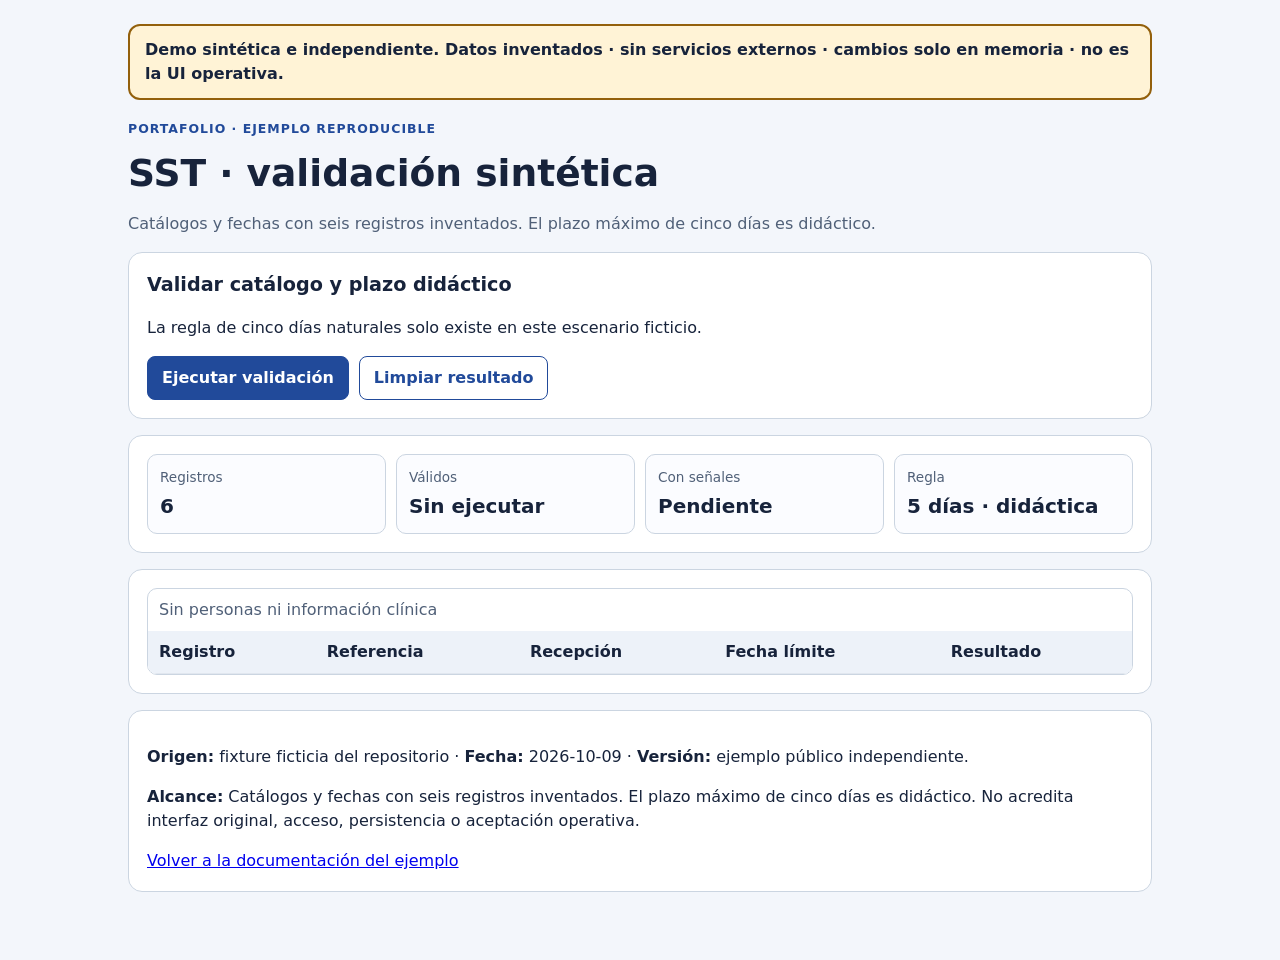
<file: demos/seguridad-salud-trabajo/demo/index.html>
<!doctype html>
<html lang="es"><head><meta charset="utf-8"><meta name="viewport" content="width=device-width,initial-scale=1">
<meta name="description" content="Demostración independiente con datos ficticios y alcance explícito.">
<title>SST · validación sintética · demo sintética</title>
<style>
:root{color-scheme:light;--ink:#17233b;--muted:#506078;--line:#cbd5e1;--blue:#214a9a;--soft:#f3f6fb;--focus:#a65c00}
*{box-sizing:border-box}body{margin:0;background:var(--soft);color:var(--ink);font:16px/1.5 system-ui,-apple-system,"Segoe UI",sans-serif}
main{width:min(1100px,100%);margin:auto;padding:24px clamp(14px,4vw,38px) 52px}h1{font-size:clamp(1.65rem,4vw,2.35rem);line-height:1.2;margin:.35rem 0 .5rem}
h2{font-size:1.2rem;margin:0 0 12px}.eyebrow{font-size:.78rem;font-weight:800;letter-spacing:.08em;color:var(--blue);text-transform:uppercase}
.banner{border:2px solid #93600c;background:#fff3d6;border-radius:12px;padding:12px 15px;margin:0 0 20px;font-weight:650}
.panel{background:#fff;border:1px solid var(--line);border-radius:14px;padding:18px;margin:16px 0}
.toolbar{display:flex;flex-wrap:wrap;gap:10px;align-items:center}.button{min-height:42px;padding:9px 14px;border:1px solid #214a9a;border-radius:8px;background:#214a9a;color:#fff;font:inherit;font-weight:700;cursor:pointer}
.button.secondary{background:#fff;color:#214a9a}.button:focus-visible,a:focus-visible,input:focus-visible,select:focus-visible{outline:3px solid var(--focus);outline-offset:3px}
.summary{display:grid;grid-template-columns:repeat(4,minmax(0,1fr));gap:10px}.metric{border:1px solid var(--line);border-radius:10px;padding:12px;background:#fbfcff}.metric span{display:block;color:var(--muted);font-size:.85rem}.metric strong{display:block;font-size:1.25rem;margin-top:4px}
.table-wrap{overflow:auto;max-width:100%;border:1px solid var(--line);border-radius:10px}table{width:100%;border-collapse:collapse;background:#fff}caption{text-align:left;padding:9px 11px;color:var(--muted)}th,td{padding:9px 11px;border-bottom:1px solid #e1e7ef;text-align:left;vertical-align:top}thead th{background:#edf2f9;white-space:nowrap}tbody tr:last-child td{border-bottom:0}
input,select{font:inherit;min-height:40px;border:1px solid #8190a5;border-radius:7px;padding:6px 8px;background:white;color:var(--ink)}input[type=number]{width:105px}
.muted{color:var(--muted)}.status{font-weight:700}.status.ok{color:#17623c}.status.warn{color:#805000}.status.bad{color:#a32020}.event-list{padding-left:20px}.event-list li{margin:5px 0}
@media(max-width:760px){.summary{grid-template-columns:repeat(2,minmax(0,1fr))}.panel{padding:14px}}
@media(max-width:380px){main{padding-inline:12px}.summary{gap:7px}.metric{padding:9px}.metric strong{font-size:1.05rem}.button{width:100%}}
</style>
</head><body><main>
<div class="banner" role="note"><strong>Demo sintética e independiente.</strong> Datos inventados · sin servicios externos · cambios solo en memoria · no es la UI operativa.</div>
<header><p class="eyebrow">PORTAFOLIO · EJEMPLO REPRODUCIBLE</p><h1>SST · validación sintética</h1><p class="muted">Catálogos y fechas con seis registros inventados. El plazo máximo de cinco días es didáctico.</p></header>

<section class="panel"><h2>Validar catálogo y plazo didáctico</h2><p>La regla de cinco días naturales solo existe en este escenario ficticio.</p>
<div class="toolbar"><button class="button" id="run" type="button">Ejecutar validación</button><button class="button secondary" id="reset" type="button">Limpiar resultado</button></div></section>
<section class="panel"><div class="summary" id="summary" aria-live="polite"></div></section>
<section class="panel"><div class="table-wrap" tabindex="0" role="region" aria-label="Resultados de validación desplazables"><table><caption>Sin personas ni información clínica</caption><thead><tr><th>Registro</th><th>Referencia</th><th>Recepción</th><th>Fecha límite</th><th>Resultado</th></tr></thead><tbody id="rows"></tbody></table></div></section>

<footer class="panel"><p><strong>Origen:</strong> fixture ficticia del repositorio · <strong>Fecha:</strong> 2026-10-09 · <strong>Versión:</strong> ejemplo público independiente.</p>
<p><strong>Alcance:</strong> Catálogos y fechas con seis registros inventados. El plazo máximo de cinco días es didáctico. No acredita interfaz original, acceso, persistencia o aceptación operativa.</p>
<a href="../README.md">Volver a la documentación del ejemplo</a></footer>
<script id="scenario-data" type="application/json">{"synthetic":true,"scope":"Illustrative validation only. Catalogs and deadline rule are invented.","deadline_rule":{"maximum_calendar_days":5},"catalog":[{"reference":"DEMO-CAT-001","active":true,"label":"Categoría administrativa demo"},{"reference":"DEMO-CAT-002","active":false,"label":"Categoría inactiva demo"}],"records":[{"record":"DEMO-SST-001","catalog_reference":"DEMO-CAT-001","received_date":"2026-01-05","deadline":"2026-01-08","expected_issues":[]},{"record":"DEMO-SST-002","catalog_reference":"DEMO-CAT-404","received_date":"2026-01-05","deadline":"2026-01-06","expected_issues":["catalog_missing"]},{"record":"DEMO-SST-003","catalog_reference":"DEMO-CAT-002","received_date":"2026-01-05","deadline":"2026-01-06","expected_issues":["catalog_inactive"]},{"record":"DEMO-SST-004","catalog_reference":"DEMO-CAT-001","received_date":"2026-01-05","deadline":"2026-01-04","expected_issues":["deadline_before_received"]},{"record":"DEMO-SST-005","catalog_reference":"DEMO-CAT-001","received_date":"2026-01-05","deadline":"2026-01-11","expected_issues":["deadline_exceeds_max"]},{"record":"DEMO-SST-006","catalog_reference":"DEMO-CAT-001","received_date":"2026-01-05","deadline":"2026-02-30","expected_issues":["deadline_invalid_date"]}]}</script>
<script>
const scenario=JSON.parse(document.getElementById('scenario-data').textContent);let results=null;
function parseDate(value){const match=/^(\d{4})-(\d{2})-(\d{2})$/.exec(value||'');if(!match)return null;const parts=match.slice(1).map(Number);const date=new Date(Date.UTC(parts[0],parts[1]-1,parts[2]));return date.getUTCFullYear()===parts[0]&&date.getUTCMonth()===parts[1]-1&&date.getUTCDate()===parts[2]?date:null}
function validate(record){const issues=[];const catalog=scenario.catalog.find(item=>item.reference===record.catalog_reference);if(!catalog)issues.push('Referencia ausente');else if(!catalog.active)issues.push('Catálogo inactivo');const start=parseDate(record.received_date),end=parseDate(record.deadline);if(!end)issues.push('Fecha imposible o formato inválido');else if(start){const days=(end-start)/86400000;if(days<0)issues.push('Límite anterior a recepción');else if(days>scenario.deadline_rule.maximum_calendar_days)issues.push('Supera plazo didáctico')}return issues}
function render(){const summary=document.getElementById('summary');summary.replaceChildren();const valid=results?results.filter(x=>x.issues.length===0).length:0;const flagged=results?results.length-valid:0;summary.replaceChildren(...[['Registros',scenario.records.length],['Válidos',results?valid:'Sin ejecutar'],['Con señales',results?flagged:'Pendiente'],['Regla',scenario.deadline_rule.maximum_calendar_days+' días · didáctica']].map(([a,b])=>{const d=document.createElement('div');d.className='metric';const s=document.createElement('span');s.textContent=a;const strong=document.createElement('strong');strong.textContent=b;d.append(s,strong);return d}));const body=document.getElementById('rows');body.replaceChildren();for(const item of results||[]){const tr=document.createElement('tr');for(const value of [item.record.record,item.record.catalog_reference,item.record.received_date,item.record.deadline,item.issues.join(', ')||'Válido']){const td=document.createElement('td');td.textContent=value;td.className=value==='Válido'?'status ok':'';tr.append(td)}body.append(tr)}}
document.getElementById('run').addEventListener('click',()=>{results=scenario.records.map(record=>({record,issues:validate(record)}));render()});document.getElementById('reset').addEventListener('click',()=>{results=null;render()});render();
</script></main></body></html>
</file>
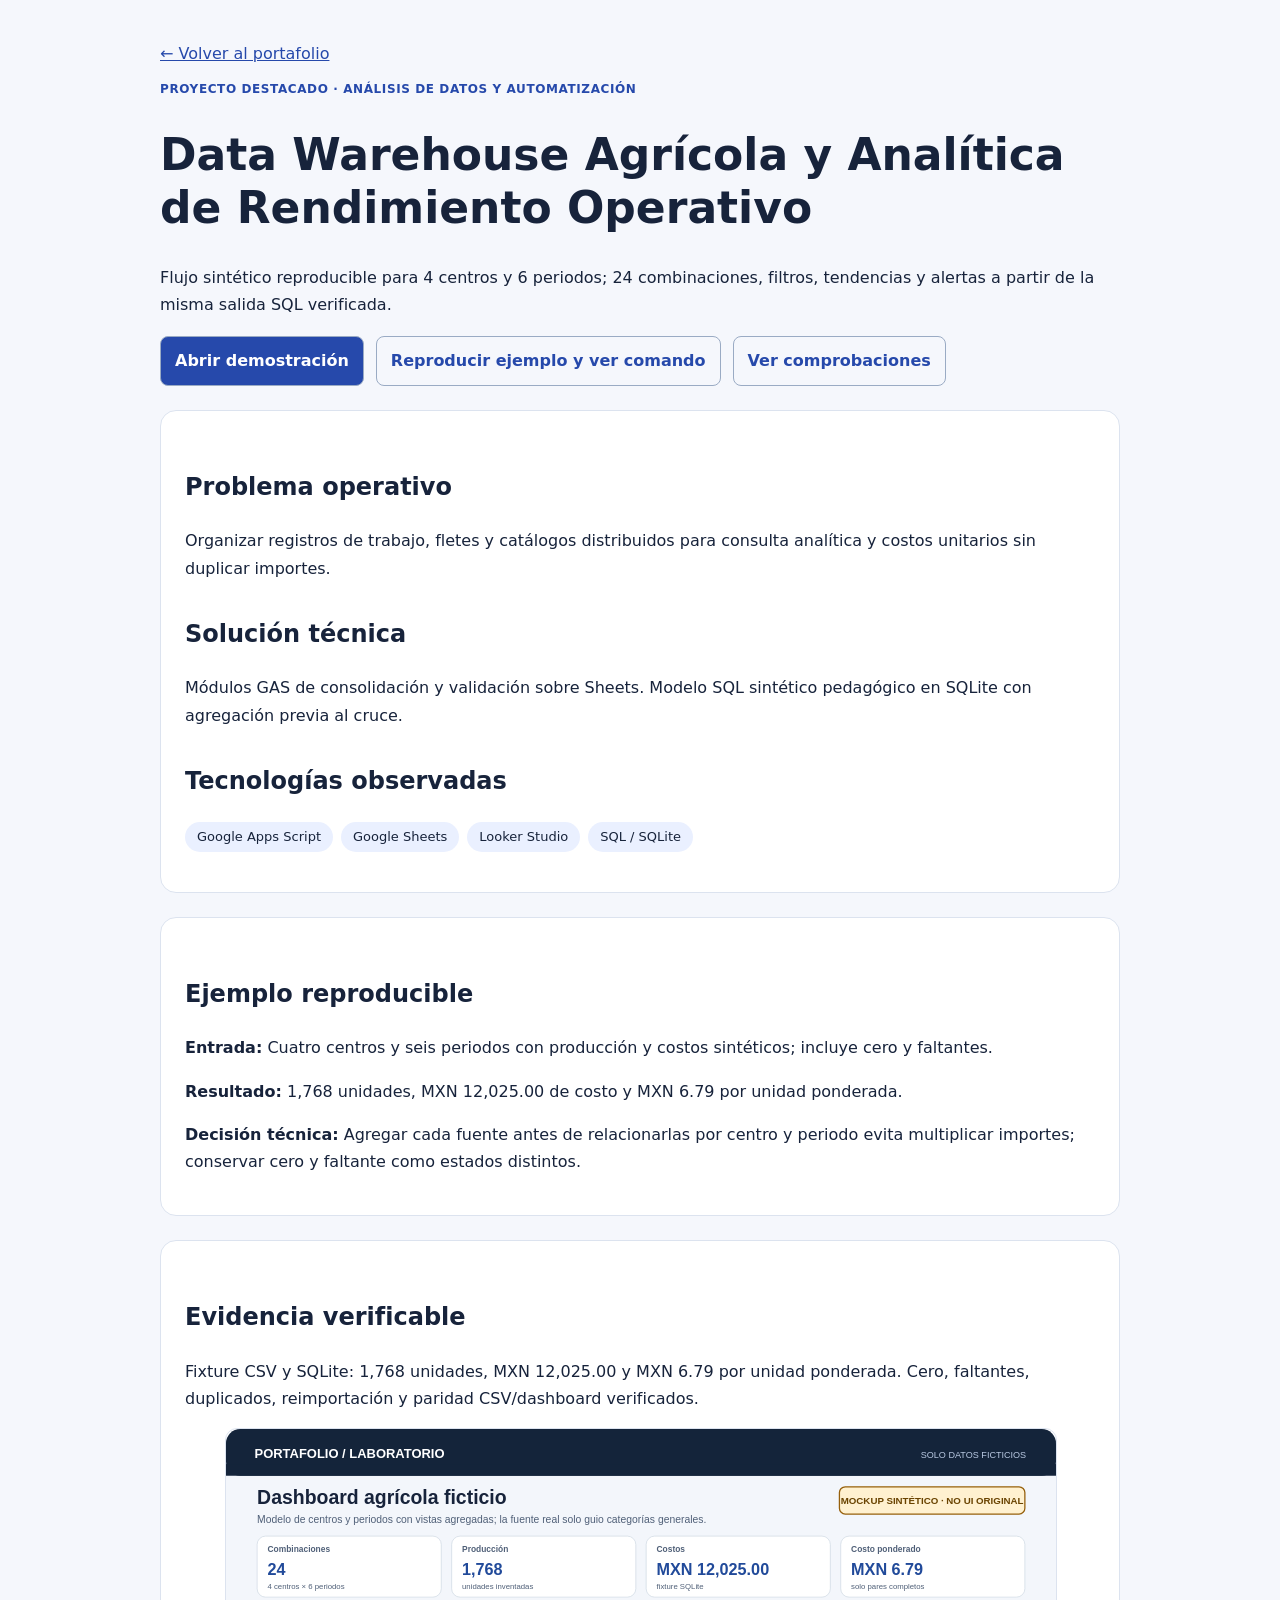
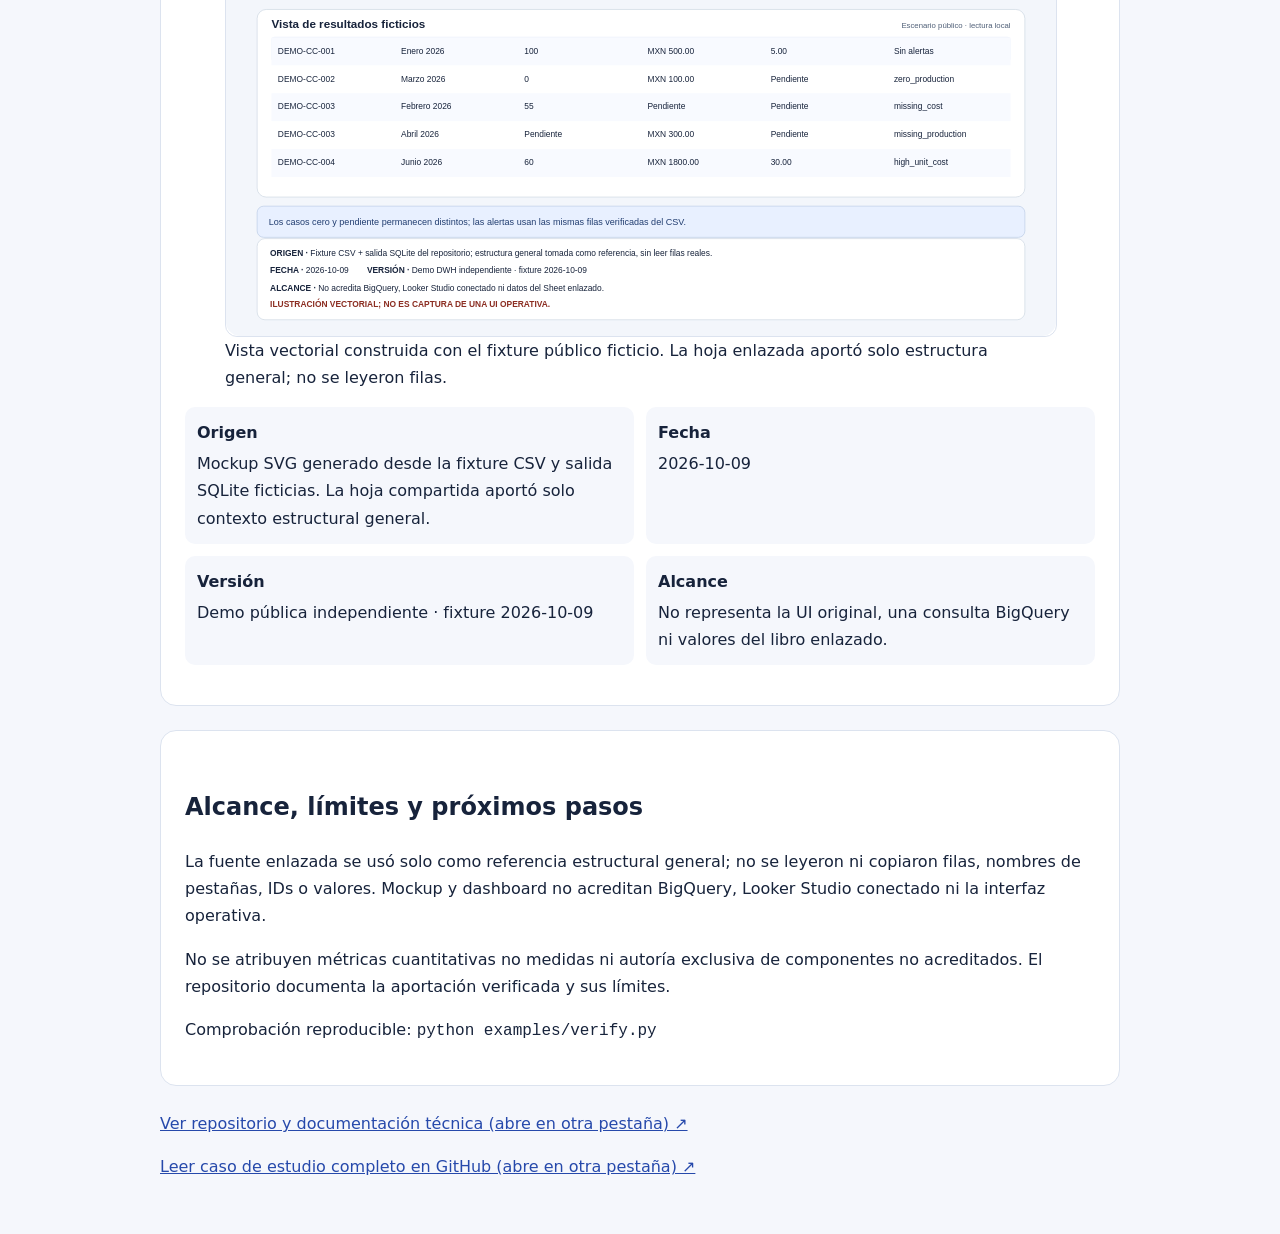
<file: projects/data-warehouse-agricola.html>
<!doctype html><html lang="es"><head><meta charset="utf-8"><meta name="viewport" content="width=device-width,initial-scale=1"><meta name="description" content="Caso de estudio de Data Warehouse Agrícola y Analítica de Rendimiento Operativo con evidencia sintética y limitaciones"><title>Data Warehouse Agrícola y Analítica de Rendimiento Operativo · Portafolio</title><style>body{margin:0;background:#f5f7fc;color:#17233b;font:16px/1.7 system-ui,sans-serif}main{max-width:960px;margin:auto;padding:40px 24px}h1{font-size:clamp(28px,5vw,44px);line-height:1.2}h2{margin-top:32px}a{color:#2649ab}img{display:block;max-width:100%;height:auto;border-radius:12px;border:1px solid #dce3ef}section{background:white;border:1px solid #dce3ef;border-radius:16px;padding:24px;margin:24px 0}.badge{font-weight:700;color:#2649ab;letter-spacing:.05em;font-size:12px}.tech{display:flex;flex-wrap:wrap;gap:8px;padding:0;list-style:none}.tech li{background:#eaf0ff;border-radius:20px;padding:4px 12px;font-size:13px}a:focus-visible{outline:3px solid #d48317;outline-offset:3px}@media(max-width:450px){main{padding:24px 16px}section{padding:16px}}.actions{display:flex;flex-wrap:wrap;gap:12px;margin:18px 0}.actions a{display:inline-block;border:1px solid #9aabc4;border-radius:8px;padding:10px 14px;font-weight:700;text-decoration:none}.actions a:first-child{background:#2649ab;color:white}.evidence-meta{display:grid;grid-template-columns:repeat(2,minmax(0,1fr));gap:12px}.evidence-meta div{padding:12px;background:#f5f7fc;border-radius:10px}.evidence-meta dt{font-weight:700}.evidence-meta dd{margin:4px 0 0}.evidence-figure img{width:100%}@media(max-width:560px){.evidence-meta{grid-template-columns:1fr}}</style></head><body><main><nav aria-label="Navegación del caso"><a href="../index.html#proyecto-data-warehouse-agricola">← Volver al portafolio</a></nav><p class="badge">PROYECTO DESTACADO · ANÁLISIS DE DATOS Y AUTOMATIZACIÓN</p><h1>Data Warehouse Agrícola y Analítica de Rendimiento Operativo</h1><p>Flujo sintético reproducible para 4 centros y 6 periodos; 24 combinaciones, filtros, tendencias y alertas a partir de la misma salida SQL verificada.</p><nav class="actions" aria-label="Acciones de demostración"><a href="../demos/data-warehouse-agricola/demo/index.html">Abrir demostración</a><a href="../demos/data-warehouse-agricola/README.md">Reproducir ejemplo y ver comando</a><a href="../demos/data-warehouse-agricola/docs/verification.md">Ver comprobaciones</a></nav><section><h2>Problema operativo</h2><p>Organizar registros de trabajo, fletes y catálogos distribuidos para consulta analítica y costos unitarios sin duplicar importes.</p><h2>Solución técnica</h2><p>Módulos GAS de consolidación y validación sobre Sheets. Modelo SQL sintético pedagógico en SQLite con agregación previa al cruce.</p><h2>Tecnologías observadas</h2><ul class="tech"><li>Google Apps Script</li><li>Google Sheets</li><li>Looker Studio</li><li>SQL / SQLite</li></ul></section><section><h2>Ejemplo reproducible</h2><p><strong>Entrada:</strong> Cuatro centros y seis periodos con producción y costos sintéticos; incluye cero y faltantes.</p><p><strong>Resultado:</strong> 1,768 unidades, MXN 12,025.00 de costo y MXN 6.79 por unidad ponderada.</p><p><strong>Decisión técnica:</strong> Agregar cada fuente antes de relacionarlas por centro y periodo evita multiplicar importes; conservar cero y faltante como estados distintos.</p></section><section><h2>Evidencia verificable</h2><p>Fixture CSV y SQLite: 1,768 unidades, MXN 12,025.00 y MXN 6.79 por unidad ponderada. Cero, faltantes, duplicados, reimportación y paridad CSV/dashboard verificados.</p><figure class="evidence-figure"><a href="../assets/data-warehouse-agricola-demo.svg" target="_blank" rel="noopener noreferrer" aria-label="Ampliar mockup sintético de Data Warehouse Agrícola"><img src="../assets/data-warehouse-agricola-demo.svg" alt="Mockup sintético del dashboard agrícola independiente" loading="lazy"></a><figcaption>Vista vectorial construida con el fixture público ficticio. La hoja enlazada aportó solo estructura general; no se leyeron filas.</figcaption></figure><dl class="evidence-meta"><div><dt>Origen</dt><dd>Mockup SVG generado desde la fixture CSV y salida SQLite ficticias. La hoja compartida aportó solo contexto estructural general.</dd></div><div><dt>Fecha</dt><dd>2026-10-09</dd></div><div><dt>Versión</dt><dd>Demo pública independiente · fixture 2026-10-09</dd></div><div><dt>Alcance</dt><dd>No representa la UI original, una consulta BigQuery ni valores del libro enlazado.</dd></div></dl></section><section><h2>Alcance, límites y próximos pasos</h2><p>La fuente enlazada se usó solo como referencia estructural general; no se leyeron ni copiaron filas, nombres de pestañas, IDs o valores. Mockup y dashboard no acreditan BigQuery, Looker Studio conectado ni la interfaz operativa.</p><p>No se atribuyen métricas cuantitativas no medidas ni autoría exclusiva de componentes no acreditados. El repositorio documenta la aportación verificada y sus límites.</p><p>Comprobación reproducible: <code>python examples/verify.py</code></p></section><p><a href="https://github.com/Hmhn2525/data-warehouse-agricola" target="_blank" rel="noopener noreferrer">Ver repositorio y documentación técnica (abre en otra pestaña) ↗</a></p><p><a href="https://github.com/Hmhn2525/data-warehouse-agricola/blob/main/docs/case-study.md" target="_blank" rel="noopener noreferrer">Leer caso de estudio completo en GitHub (abre en otra pestaña) ↗</a></p></main></body></html>
</file>
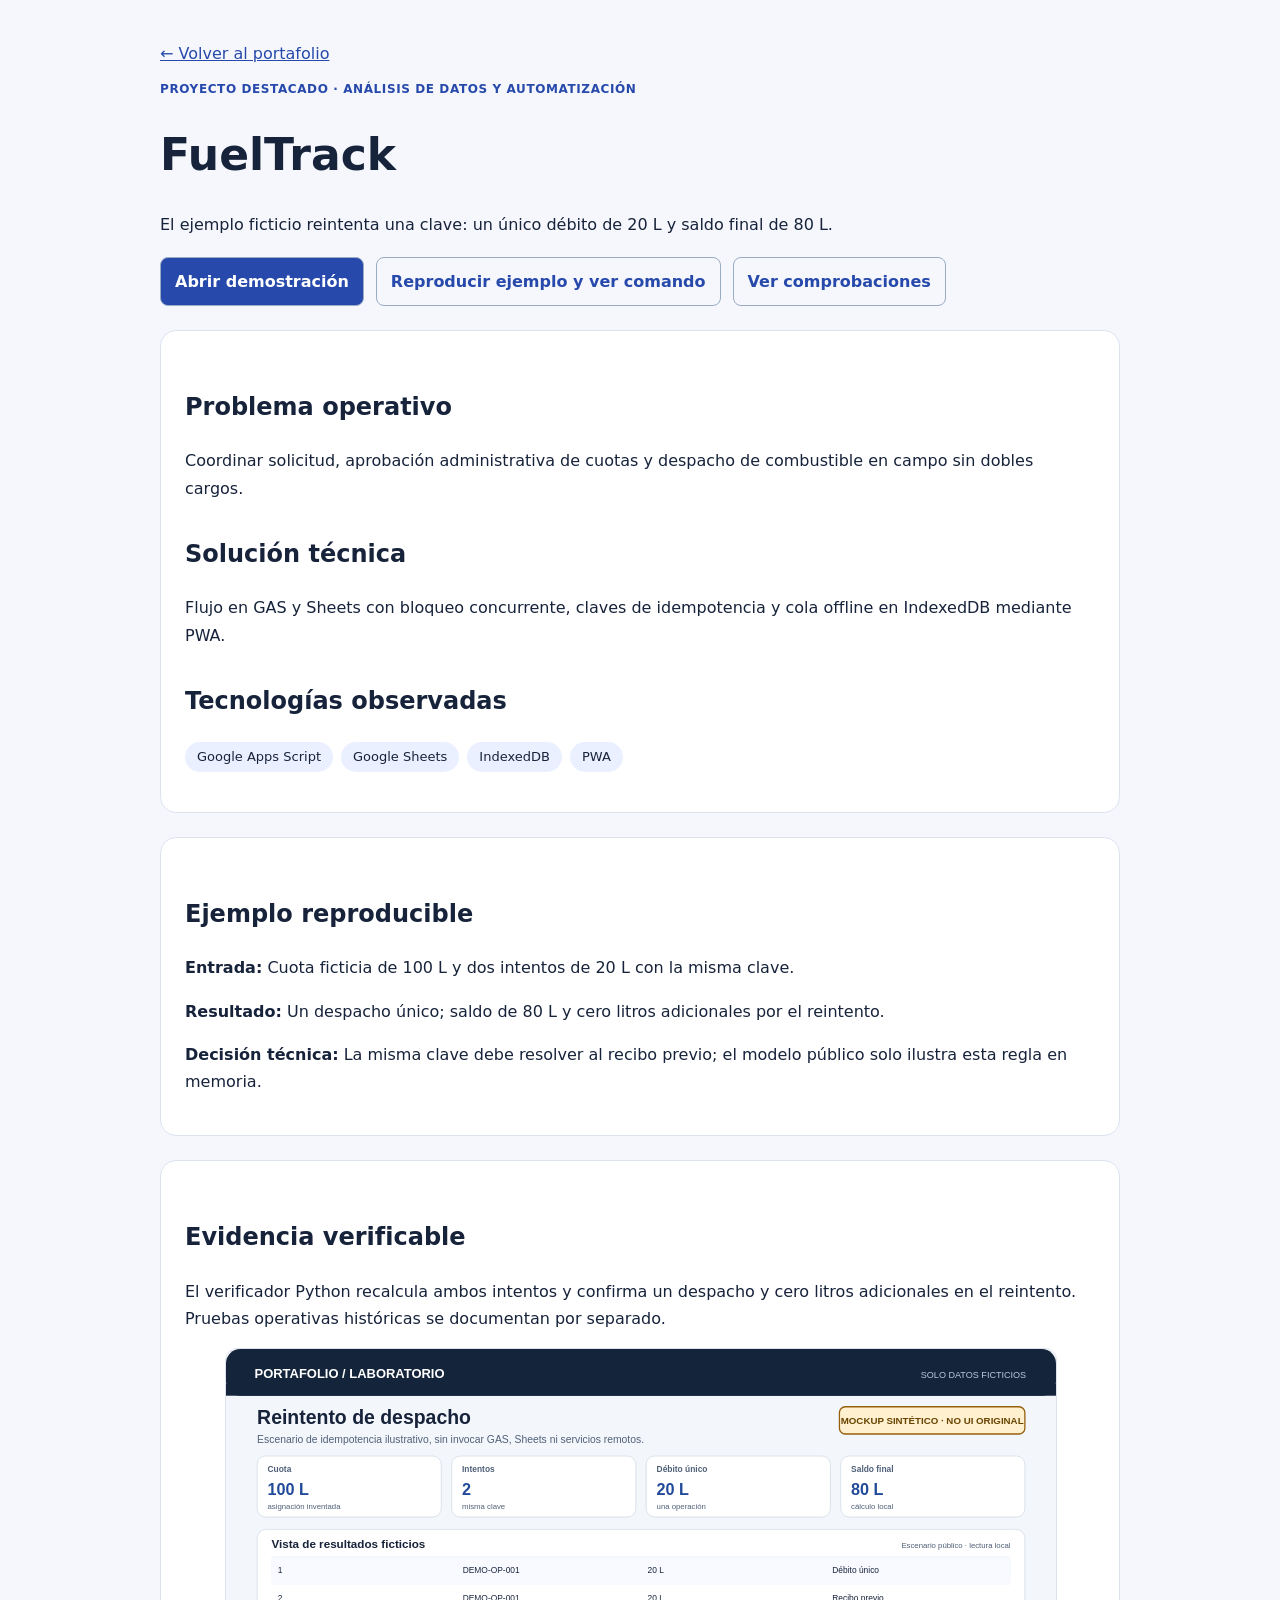
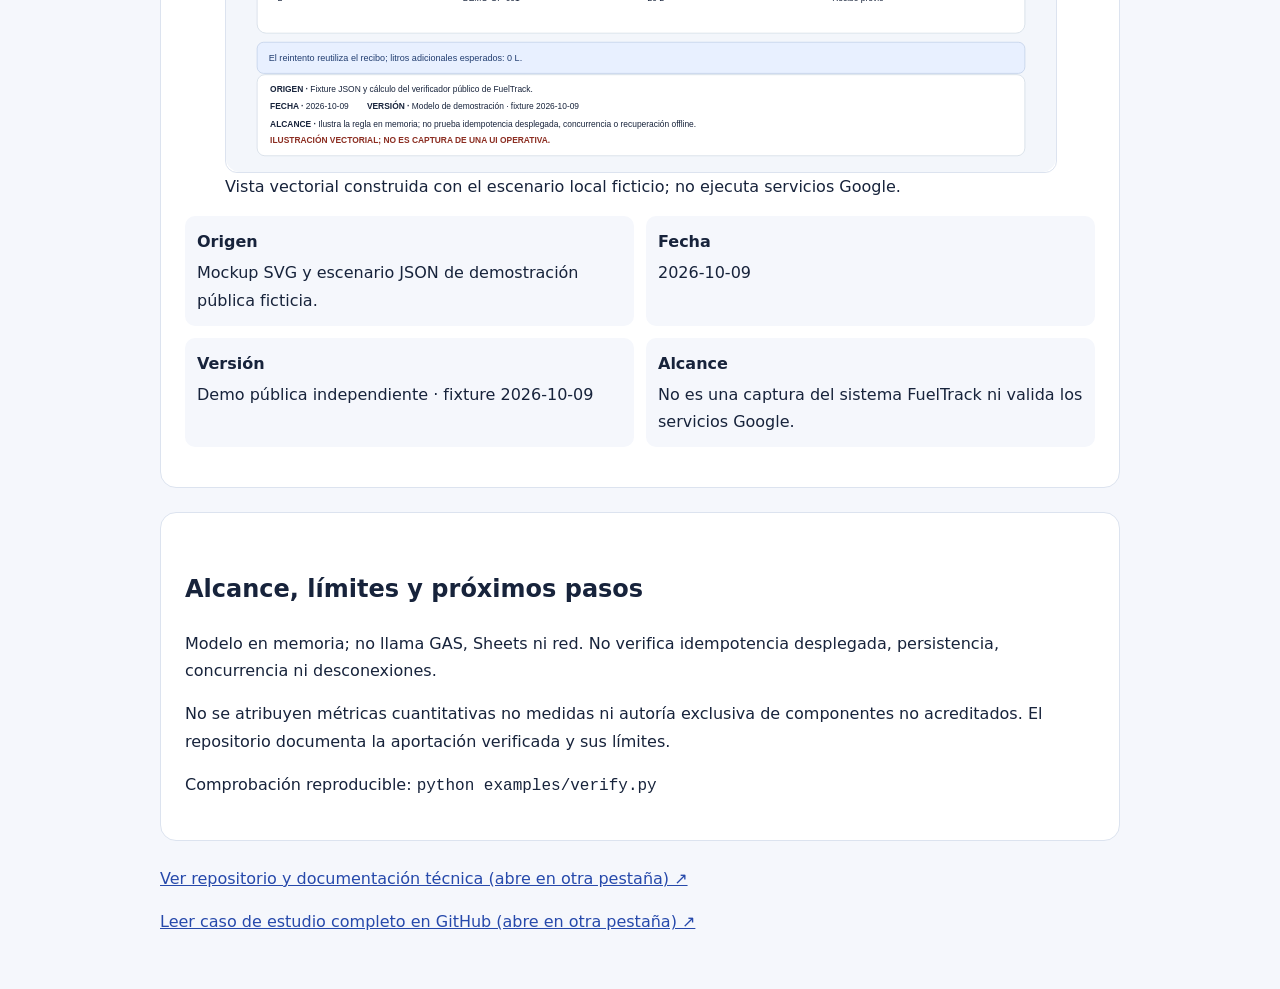
<file: projects/fueltrack.html>
<!doctype html><html lang="es"><head><meta charset="utf-8"><meta name="viewport" content="width=device-width,initial-scale=1"><meta name="description" content="Caso de estudio de FuelTrack con evidencia sintética y limitaciones"><title>FuelTrack · Portafolio</title><style>body{margin:0;background:#f5f7fc;color:#17233b;font:16px/1.7 system-ui,sans-serif}main{max-width:960px;margin:auto;padding:40px 24px}h1{font-size:clamp(28px,5vw,44px);line-height:1.2}h2{margin-top:32px}a{color:#2649ab}img{display:block;max-width:100%;height:auto;border-radius:12px;border:1px solid #dce3ef}section{background:white;border:1px solid #dce3ef;border-radius:16px;padding:24px;margin:24px 0}.badge{font-weight:700;color:#2649ab;letter-spacing:.05em;font-size:12px}.tech{display:flex;flex-wrap:wrap;gap:8px;padding:0;list-style:none}.tech li{background:#eaf0ff;border-radius:20px;padding:4px 12px;font-size:13px}a:focus-visible{outline:3px solid #d48317;outline-offset:3px}@media(max-width:450px){main{padding:24px 16px}section{padding:16px}}.actions{display:flex;flex-wrap:wrap;gap:12px;margin:18px 0}.actions a{display:inline-block;border:1px solid #9aabc4;border-radius:8px;padding:10px 14px;font-weight:700;text-decoration:none}.actions a:first-child{background:#2649ab;color:white}.evidence-meta{display:grid;grid-template-columns:repeat(2,minmax(0,1fr));gap:12px}.evidence-meta div{padding:12px;background:#f5f7fc;border-radius:10px}.evidence-meta dt{font-weight:700}.evidence-meta dd{margin:4px 0 0}.evidence-figure img{width:100%}@media(max-width:560px){.evidence-meta{grid-template-columns:1fr}}</style></head><body><main><nav aria-label="Navegación del caso"><a href="../index.html#proyecto-fueltrack">← Volver al portafolio</a></nav><p class="badge">PROYECTO DESTACADO · ANÁLISIS DE DATOS Y AUTOMATIZACIÓN</p><h1>FuelTrack</h1><p>El ejemplo ficticio reintenta una clave: un único débito de 20 L y saldo final de 80 L.</p><nav class="actions" aria-label="Acciones de demostración"><a href="../demos/fueltrack/demo/index.html">Abrir demostración</a><a href="../demos/fueltrack/README.md">Reproducir ejemplo y ver comando</a><a href="../demos/fueltrack/docs/verification.md">Ver comprobaciones</a></nav><section><h2>Problema operativo</h2><p>Coordinar solicitud, aprobación administrativa de cuotas y despacho de combustible en campo sin dobles cargos.</p><h2>Solución técnica</h2><p>Flujo en GAS y Sheets con bloqueo concurrente, claves de idempotencia y cola offline en IndexedDB mediante PWA.</p><h2>Tecnologías observadas</h2><ul class="tech"><li>Google Apps Script</li><li>Google Sheets</li><li>IndexedDB</li><li>PWA</li></ul></section><section><h2>Ejemplo reproducible</h2><p><strong>Entrada:</strong> Cuota ficticia de 100 L y dos intentos de 20 L con la misma clave.</p><p><strong>Resultado:</strong> Un despacho único; saldo de 80 L y cero litros adicionales por el reintento.</p><p><strong>Decisión técnica:</strong> La misma clave debe resolver al recibo previo; el modelo público solo ilustra esta regla en memoria.</p></section><section><h2>Evidencia verificable</h2><p>El verificador Python recalcula ambos intentos y confirma un despacho y cero litros adicionales en el reintento. Pruebas operativas históricas se documentan por separado.</p><figure class="evidence-figure"><a href="../assets/fueltrack-demo.svg" target="_blank" rel="noopener noreferrer" aria-label="Ampliar mockup sintético de FuelTrack"><img src="../assets/fueltrack-demo.svg" alt="Mockup sintético del ejemplo de reintento FuelTrack" loading="lazy"></a><figcaption>Vista vectorial construida con el escenario local ficticio; no ejecuta servicios Google.</figcaption></figure><dl class="evidence-meta"><div><dt>Origen</dt><dd>Mockup SVG y escenario JSON de demostración pública ficticia.</dd></div><div><dt>Fecha</dt><dd>2026-10-09</dd></div><div><dt>Versión</dt><dd>Demo pública independiente · fixture 2026-10-09</dd></div><div><dt>Alcance</dt><dd>No es una captura del sistema FuelTrack ni valida los servicios Google.</dd></div></dl></section><section><h2>Alcance, límites y próximos pasos</h2><p>Modelo en memoria; no llama GAS, Sheets ni red. No verifica idempotencia desplegada, persistencia, concurrencia ni desconexiones.</p><p>No se atribuyen métricas cuantitativas no medidas ni autoría exclusiva de componentes no acreditados. El repositorio documenta la aportación verificada y sus límites.</p><p>Comprobación reproducible: <code>python examples/verify.py</code></p></section><p><a href="https://github.com/Hmhn2525/fueltrack" target="_blank" rel="noopener noreferrer">Ver repositorio y documentación técnica (abre en otra pestaña) ↗</a></p><p><a href="https://github.com/Hmhn2525/fueltrack/blob/main/docs/case-study.md" target="_blank" rel="noopener noreferrer">Leer caso de estudio completo en GitHub (abre en otra pestaña) ↗</a></p></main></body></html>
</file>
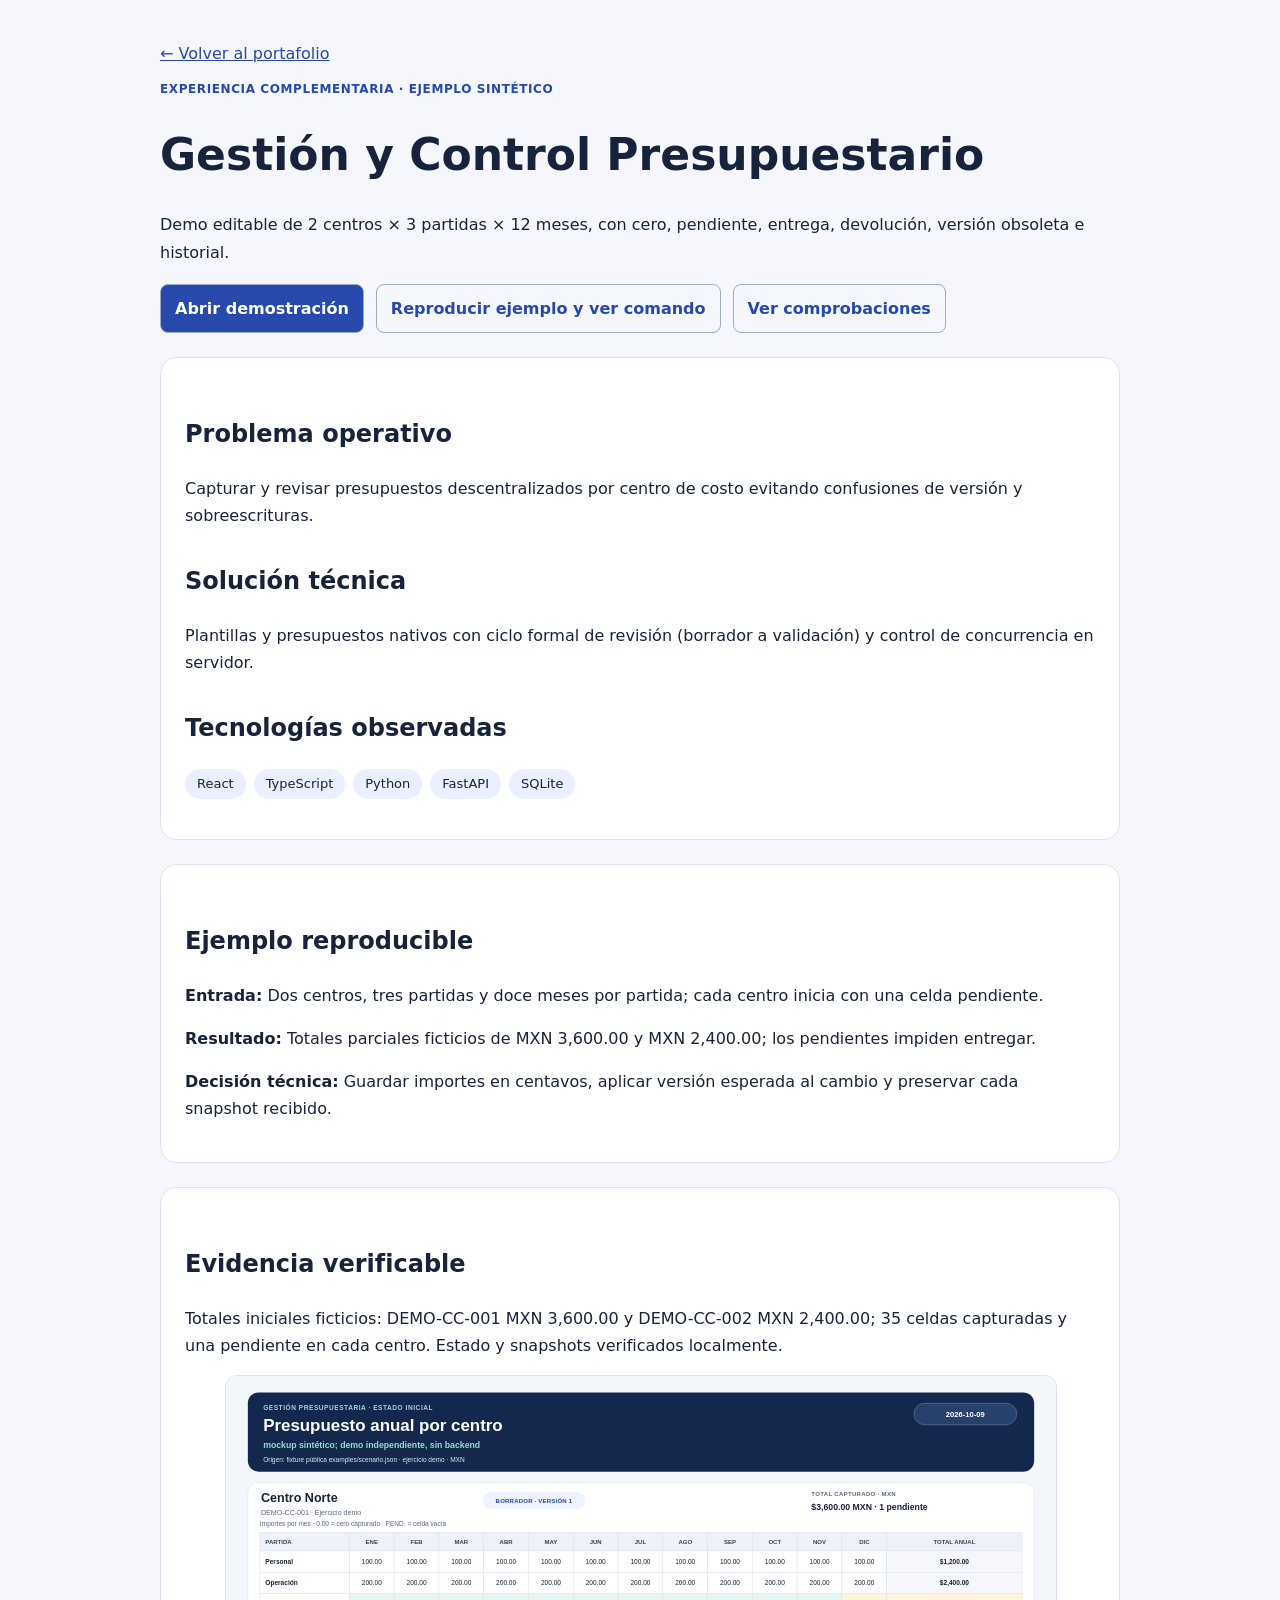
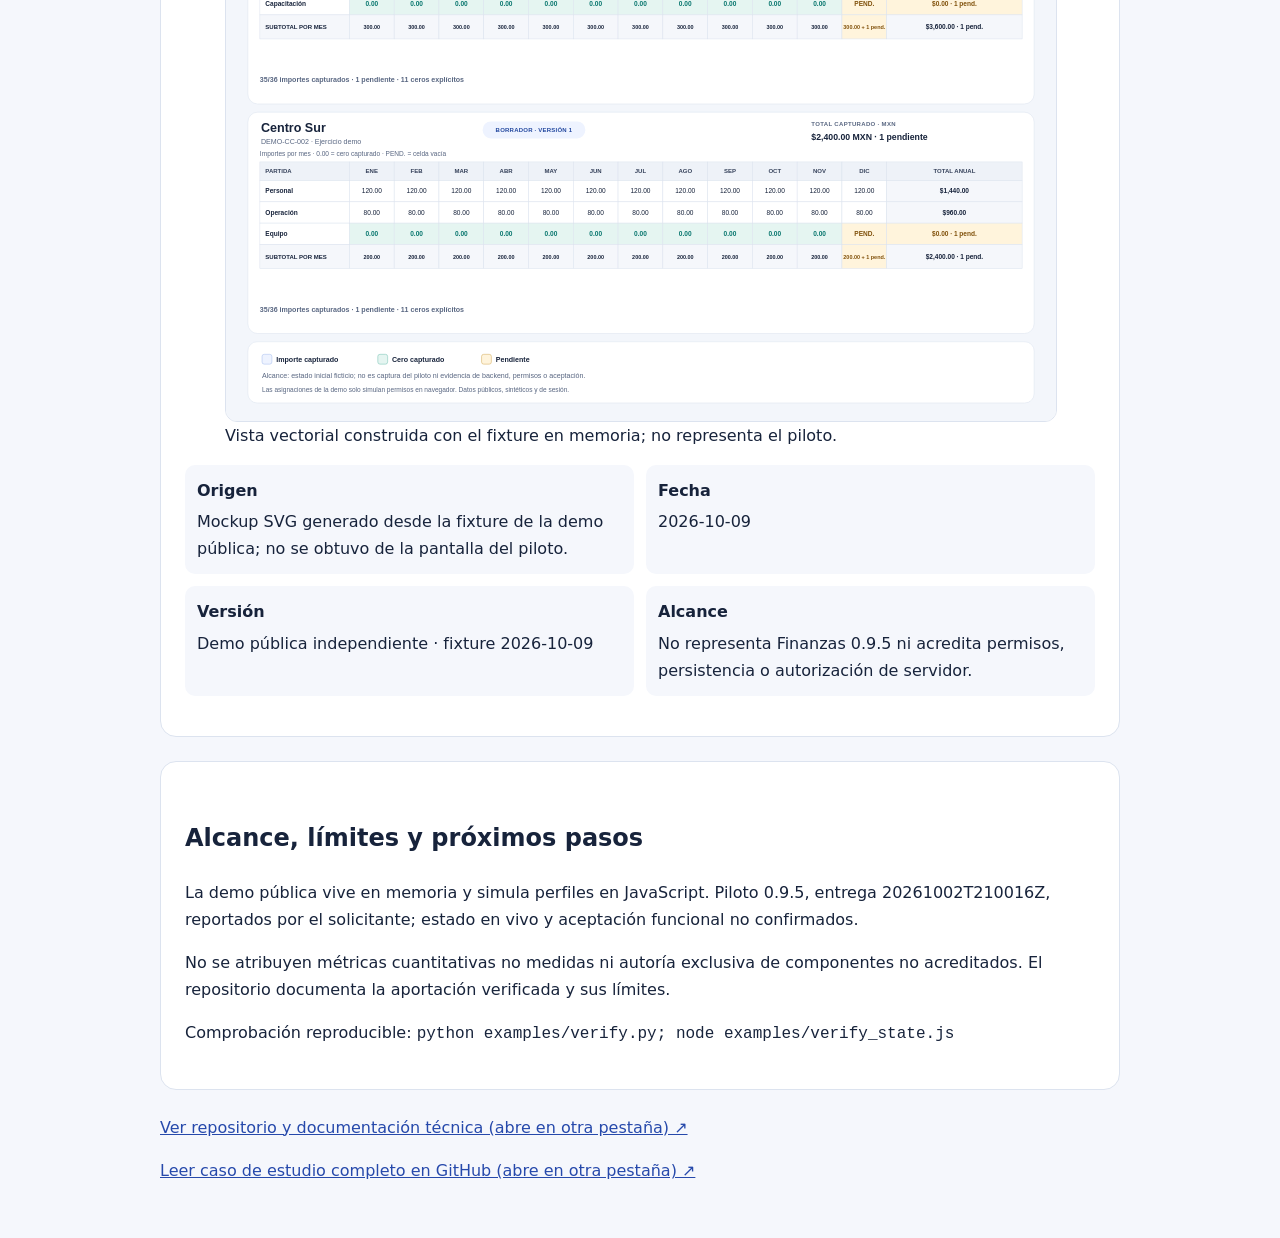
<file: projects/gestion-presupuestaria.html>
<!doctype html><html lang="es"><head><meta charset="utf-8"><meta name="viewport" content="width=device-width,initial-scale=1"><meta name="description" content="Caso de estudio de Gestión y Control Presupuestario con evidencia sintética y limitaciones"><title>Gestión y Control Presupuestario · Portafolio</title><style>body{margin:0;background:#f5f7fc;color:#17233b;font:16px/1.7 system-ui,sans-serif}main{max-width:960px;margin:auto;padding:40px 24px}h1{font-size:clamp(28px,5vw,44px);line-height:1.2}h2{margin-top:32px}a{color:#2649ab}img{display:block;max-width:100%;height:auto;border-radius:12px;border:1px solid #dce3ef}section{background:white;border:1px solid #dce3ef;border-radius:16px;padding:24px;margin:24px 0}.badge{font-weight:700;color:#2649ab;letter-spacing:.05em;font-size:12px}.tech{display:flex;flex-wrap:wrap;gap:8px;padding:0;list-style:none}.tech li{background:#eaf0ff;border-radius:20px;padding:4px 12px;font-size:13px}a:focus-visible{outline:3px solid #d48317;outline-offset:3px}@media(max-width:450px){main{padding:24px 16px}section{padding:16px}}.actions{display:flex;flex-wrap:wrap;gap:12px;margin:18px 0}.actions a{display:inline-block;border:1px solid #9aabc4;border-radius:8px;padding:10px 14px;font-weight:700;text-decoration:none}.actions a:first-child{background:#2649ab;color:white}.evidence-meta{display:grid;grid-template-columns:repeat(2,minmax(0,1fr));gap:12px}.evidence-meta div{padding:12px;background:#f5f7fc;border-radius:10px}.evidence-meta dt{font-weight:700}.evidence-meta dd{margin:4px 0 0}.evidence-figure img{width:100%}@media(max-width:560px){.evidence-meta{grid-template-columns:1fr}}</style></head><body><main><nav aria-label="Navegación del caso"><a href="../index.html#proyecto-gestion-presupuestaria">← Volver al portafolio</a></nav><p class="badge">EXPERIENCIA COMPLEMENTARIA · EJEMPLO SINTÉTICO</p><h1>Gestión y Control Presupuestario</h1><p>Demo editable de 2 centros × 3 partidas × 12 meses, con cero, pendiente, entrega, devolución, versión obsoleta e historial.</p><nav class="actions" aria-label="Acciones de demostración"><a href="../demos/gestion-presupuestaria/demo/index.html">Abrir demostración</a><a href="../demos/gestion-presupuestaria/README.md">Reproducir ejemplo y ver comando</a><a href="../demos/gestion-presupuestaria/docs/verification.md">Ver comprobaciones</a></nav><section><h2>Problema operativo</h2><p>Capturar y revisar presupuestos descentralizados por centro de costo evitando confusiones de versión y sobreescrituras.</p><h2>Solución técnica</h2><p>Plantillas y presupuestos nativos con ciclo formal de revisión (borrador a validación) y control de concurrencia en servidor.</p><h2>Tecnologías observadas</h2><ul class="tech"><li>React</li><li>TypeScript</li><li>Python</li><li>FastAPI</li><li>SQLite</li></ul></section><section><h2>Ejemplo reproducible</h2><p><strong>Entrada:</strong> Dos centros, tres partidas y doce meses por partida; cada centro inicia con una celda pendiente.</p><p><strong>Resultado:</strong> Totales parciales ficticios de MXN 3,600.00 y MXN 2,400.00; los pendientes impiden entregar.</p><p><strong>Decisión técnica:</strong> Guardar importes en centavos, aplicar versión esperada al cambio y preservar cada snapshot recibido.</p></section><section><h2>Evidencia verificable</h2><p>Totales iniciales ficticios: DEMO-CC-001 MXN 3,600.00 y DEMO-CC-002 MXN 2,400.00; 35 celdas capturadas y una pendiente en cada centro. Estado y snapshots verificados localmente.</p><figure class="evidence-figure"><a href="../assets/gestion-presupuestaria-demo.svg" target="_blank" rel="noopener noreferrer" aria-label="Ampliar mockup sintético de Gestión Presupuestaria"><img src="../assets/gestion-presupuestaria-demo.svg" alt="Mockup sintético de la demo presupuestaria independiente" loading="lazy"></a><figcaption>Vista vectorial construida con el fixture en memoria; no representa el piloto.</figcaption></figure><dl class="evidence-meta"><div><dt>Origen</dt><dd>Mockup SVG generado desde la fixture de la demo pública; no se obtuvo de la pantalla del piloto.</dd></div><div><dt>Fecha</dt><dd>2026-10-09</dd></div><div><dt>Versión</dt><dd>Demo pública independiente · fixture 2026-10-09</dd></div><div><dt>Alcance</dt><dd>No representa Finanzas 0.9.5 ni acredita permisos, persistencia o autorización de servidor.</dd></div></dl></section><section><h2>Alcance, límites y próximos pasos</h2><p>La demo pública vive en memoria y simula perfiles en JavaScript. Piloto 0.9.5, entrega 20261002T210016Z, reportados por el solicitante; estado en vivo y aceptación funcional no confirmados.</p><p>No se atribuyen métricas cuantitativas no medidas ni autoría exclusiva de componentes no acreditados. El repositorio documenta la aportación verificada y sus límites.</p><p>Comprobación reproducible: <code>python examples/verify.py; node examples/verify_state.js</code></p></section><p><a href="https://github.com/Hmhn2525/gestion-presupuestaria" target="_blank" rel="noopener noreferrer">Ver repositorio y documentación técnica (abre en otra pestaña) ↗</a></p><p><a href="https://github.com/Hmhn2525/gestion-presupuestaria/blob/main/docs/case-study.md" target="_blank" rel="noopener noreferrer">Leer caso de estudio completo en GitHub (abre en otra pestaña) ↗</a></p></main></body></html>
</file>
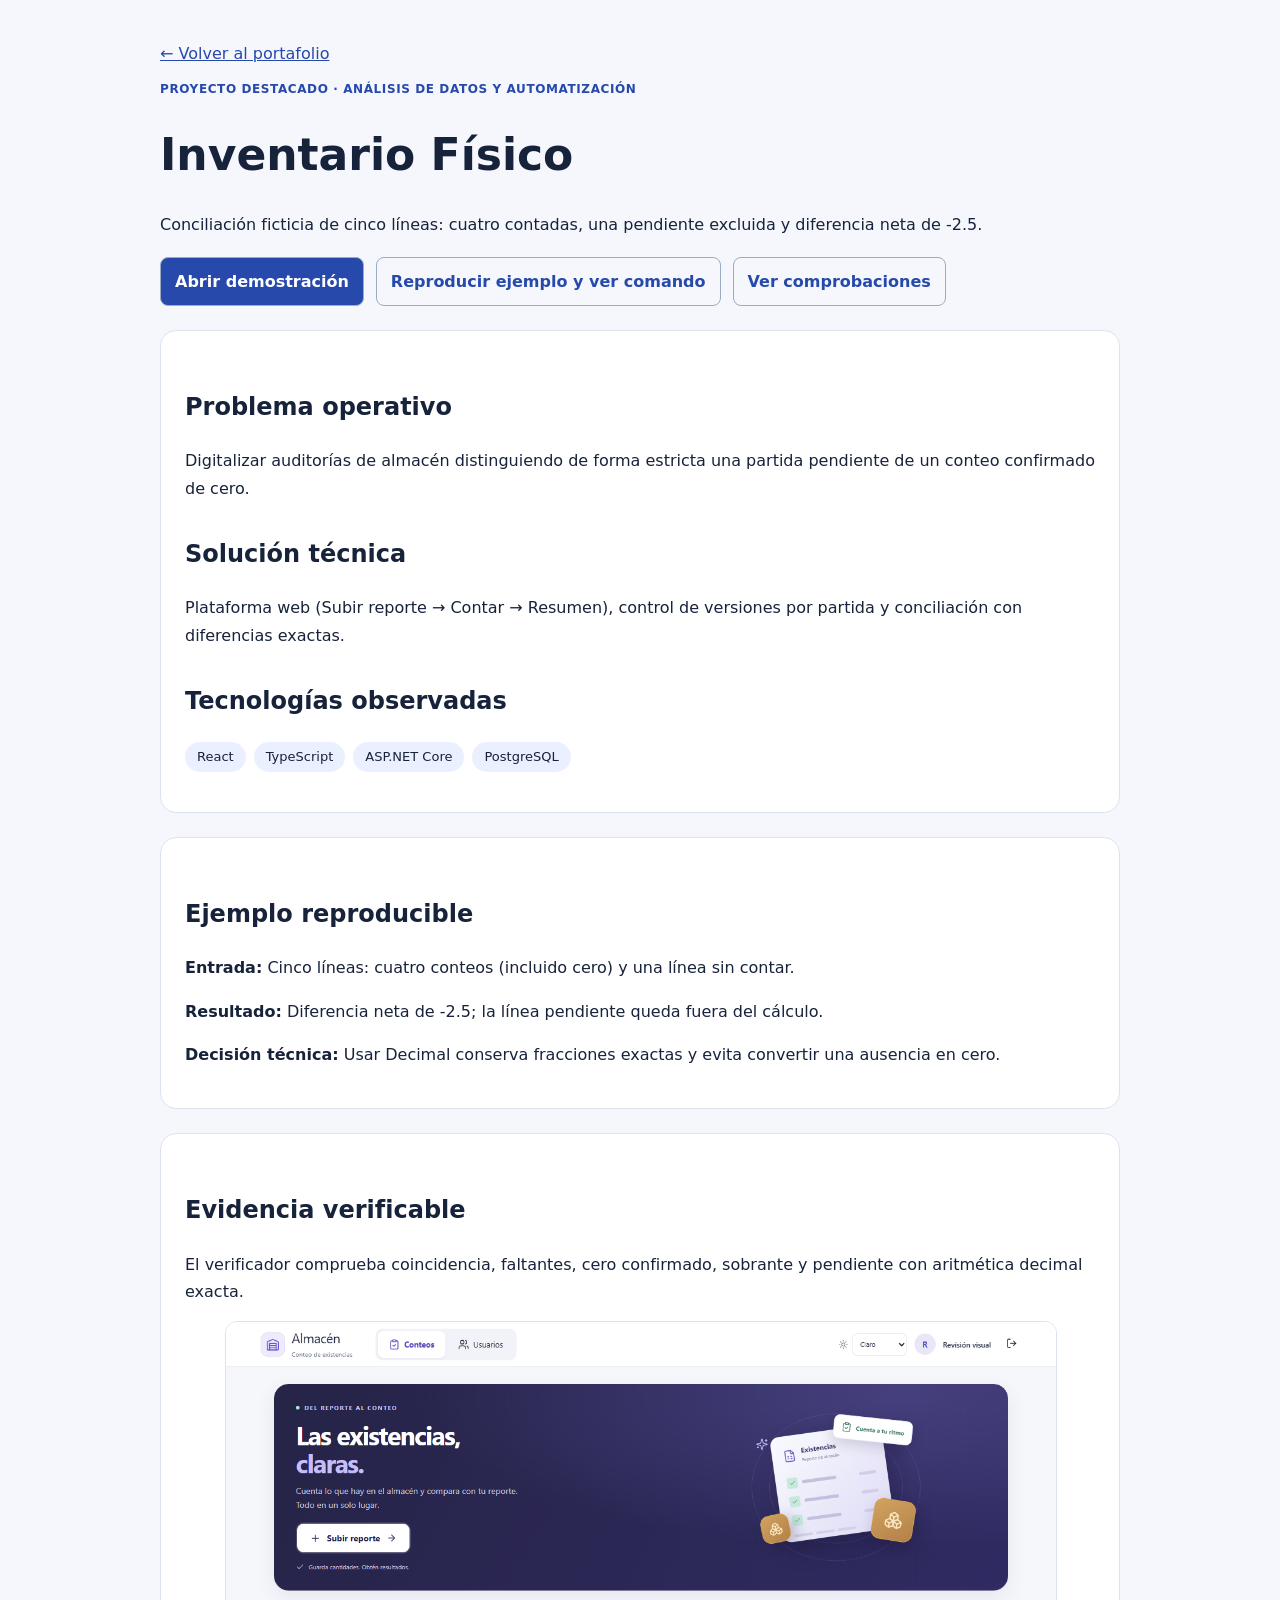
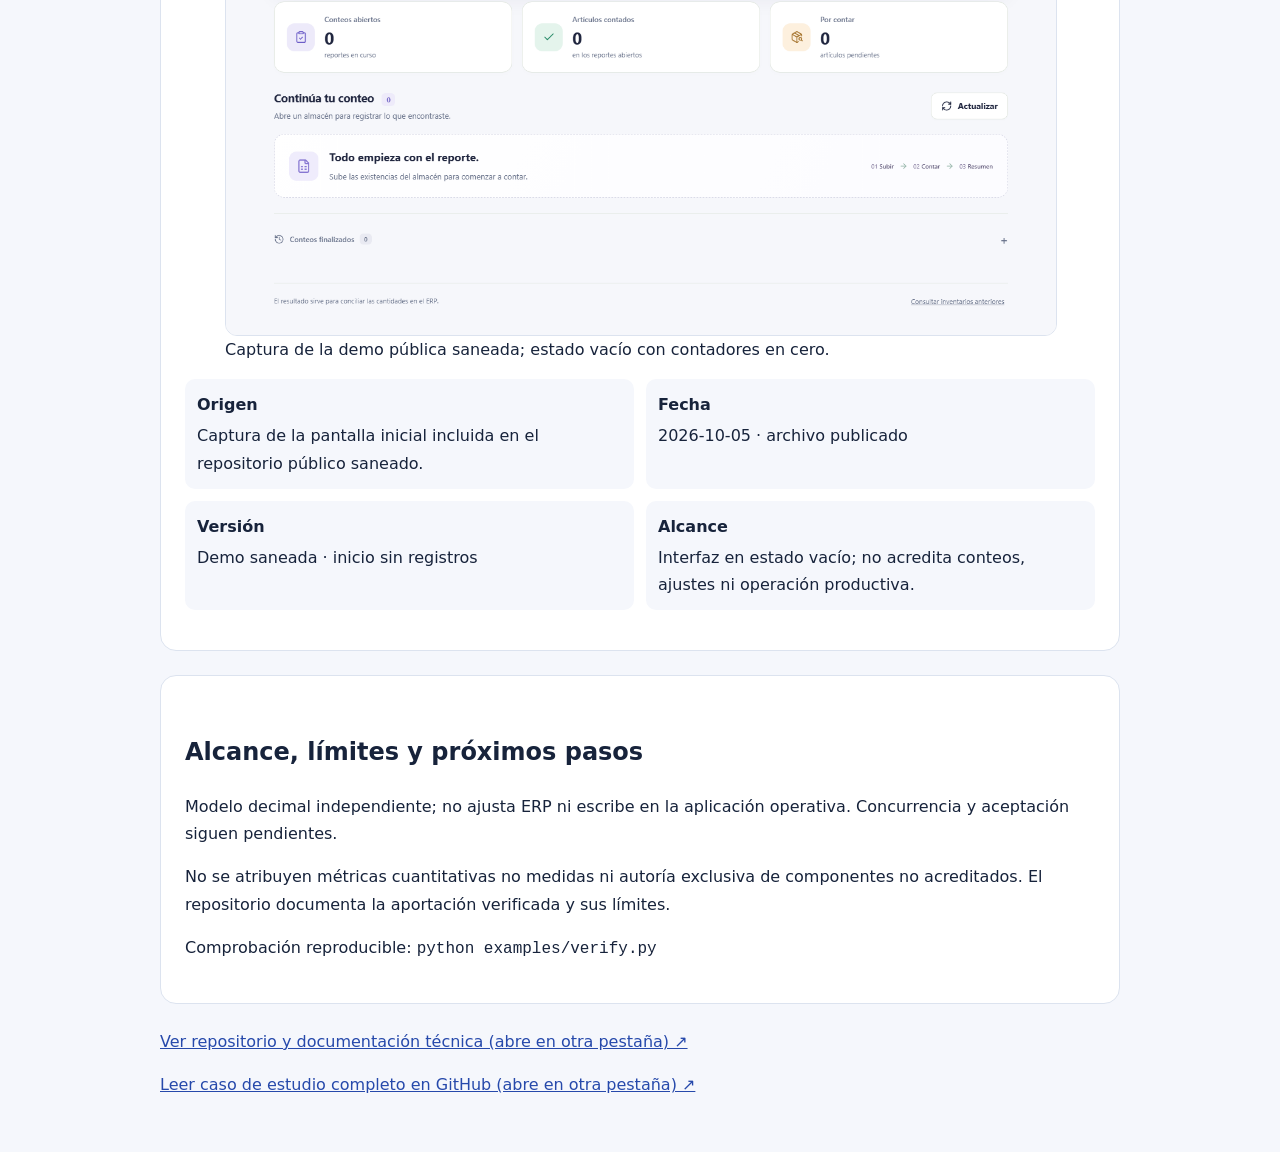
<file: projects/inventario-fisico-portafolio.html>
<!doctype html><html lang="es"><head><meta charset="utf-8"><meta name="viewport" content="width=device-width,initial-scale=1"><meta name="description" content="Caso de estudio de Inventario Físico con evidencia sintética y limitaciones"><title>Inventario Físico · Portafolio</title><style>body{margin:0;background:#f5f7fc;color:#17233b;font:16px/1.7 system-ui,sans-serif}main{max-width:960px;margin:auto;padding:40px 24px}h1{font-size:clamp(28px,5vw,44px);line-height:1.2}h2{margin-top:32px}a{color:#2649ab}img{display:block;max-width:100%;height:auto;border-radius:12px;border:1px solid #dce3ef}section{background:white;border:1px solid #dce3ef;border-radius:16px;padding:24px;margin:24px 0}.badge{font-weight:700;color:#2649ab;letter-spacing:.05em;font-size:12px}.tech{display:flex;flex-wrap:wrap;gap:8px;padding:0;list-style:none}.tech li{background:#eaf0ff;border-radius:20px;padding:4px 12px;font-size:13px}a:focus-visible{outline:3px solid #d48317;outline-offset:3px}@media(max-width:450px){main{padding:24px 16px}section{padding:16px}}.actions{display:flex;flex-wrap:wrap;gap:12px;margin:18px 0}.actions a{display:inline-block;border:1px solid #9aabc4;border-radius:8px;padding:10px 14px;font-weight:700;text-decoration:none}.actions a:first-child{background:#2649ab;color:white}.evidence-meta{display:grid;grid-template-columns:repeat(2,minmax(0,1fr));gap:12px}.evidence-meta div{padding:12px;background:#f5f7fc;border-radius:10px}.evidence-meta dt{font-weight:700}.evidence-meta dd{margin:4px 0 0}.evidence-figure img{width:100%}@media(max-width:560px){.evidence-meta{grid-template-columns:1fr}}</style></head><body><main><nav aria-label="Navegación del caso"><a href="../index.html#proyecto-inventario-fisico">← Volver al portafolio</a></nav><p class="badge">PROYECTO DESTACADO · ANÁLISIS DE DATOS Y AUTOMATIZACIÓN</p><h1>Inventario Físico</h1><p>Conciliación ficticia de cinco líneas: cuatro contadas, una pendiente excluida y diferencia neta de -2.5.</p><nav class="actions" aria-label="Acciones de demostración"><a href="../demos/inventario-fisico-portafolio/demo/index.html">Abrir demostración</a><a href="../demos/inventario-fisico-portafolio/README.md">Reproducir ejemplo y ver comando</a><a href="../demos/inventario-fisico-portafolio/docs/verification.md">Ver comprobaciones</a></nav><section><h2>Problema operativo</h2><p>Digitalizar auditorías de almacén distinguiendo de forma estricta una partida pendiente de un conteo confirmado de cero.</p><h2>Solución técnica</h2><p>Plataforma web (Subir reporte → Contar → Resumen), control de versiones por partida y conciliación con diferencias exactas.</p><h2>Tecnologías observadas</h2><ul class="tech"><li>React</li><li>TypeScript</li><li>ASP.NET Core</li><li>PostgreSQL</li></ul></section><section><h2>Ejemplo reproducible</h2><p><strong>Entrada:</strong> Cinco líneas: cuatro conteos (incluido cero) y una línea sin contar.</p><p><strong>Resultado:</strong> Diferencia neta de -2.5; la línea pendiente queda fuera del cálculo.</p><p><strong>Decisión técnica:</strong> Usar Decimal conserva fracciones exactas y evita convertir una ausencia en cero.</p></section><section><h2>Evidencia verificable</h2><p>El verificador comprueba coincidencia, faltantes, cero confirmado, sobrante y pendiente con aritmética decimal exacta.</p><figure class="evidence-figure"><a href="../assets/inventario-fisico-portafolio-demo.png" target="_blank" rel="noopener noreferrer" aria-label="Ampliar captura de la pantalla inicial de Inventario Físico sin registros"><img src="../assets/inventario-fisico-portafolio-demo.png" alt="Captura de la pantalla inicial de Inventario Físico, con conteos y artículos en cero y sin registros reales" loading="lazy"></a><figcaption>Captura de la demo pública saneada; estado vacío con contadores en cero.</figcaption></figure><dl class="evidence-meta"><div><dt>Origen</dt><dd>Captura de la pantalla inicial incluida en el repositorio público saneado.</dd></div><div><dt>Fecha</dt><dd>2026-10-05 · archivo publicado</dd></div><div><dt>Versión</dt><dd>Demo saneada · inicio sin registros</dd></div><div><dt>Alcance</dt><dd>Interfaz en estado vacío; no acredita conteos, ajustes ni operación productiva.</dd></div></dl></section><section><h2>Alcance, límites y próximos pasos</h2><p>Modelo decimal independiente; no ajusta ERP ni escribe en la aplicación operativa. Concurrencia y aceptación siguen pendientes.</p><p>No se atribuyen métricas cuantitativas no medidas ni autoría exclusiva de componentes no acreditados. El repositorio documenta la aportación verificada y sus límites.</p><p>Comprobación reproducible: <code>python examples/verify.py</code></p></section><p><a href="https://github.com/Hmhn2525/inventario-fisico-portafolio" target="_blank" rel="noopener noreferrer">Ver repositorio y documentación técnica (abre en otra pestaña) ↗</a></p><p><a href="https://github.com/Hmhn2525/inventario-fisico-portafolio/blob/main/docs/case-study.md" target="_blank" rel="noopener noreferrer">Leer caso de estudio completo en GitHub (abre en otra pestaña) ↗</a></p></main></body></html>
</file>
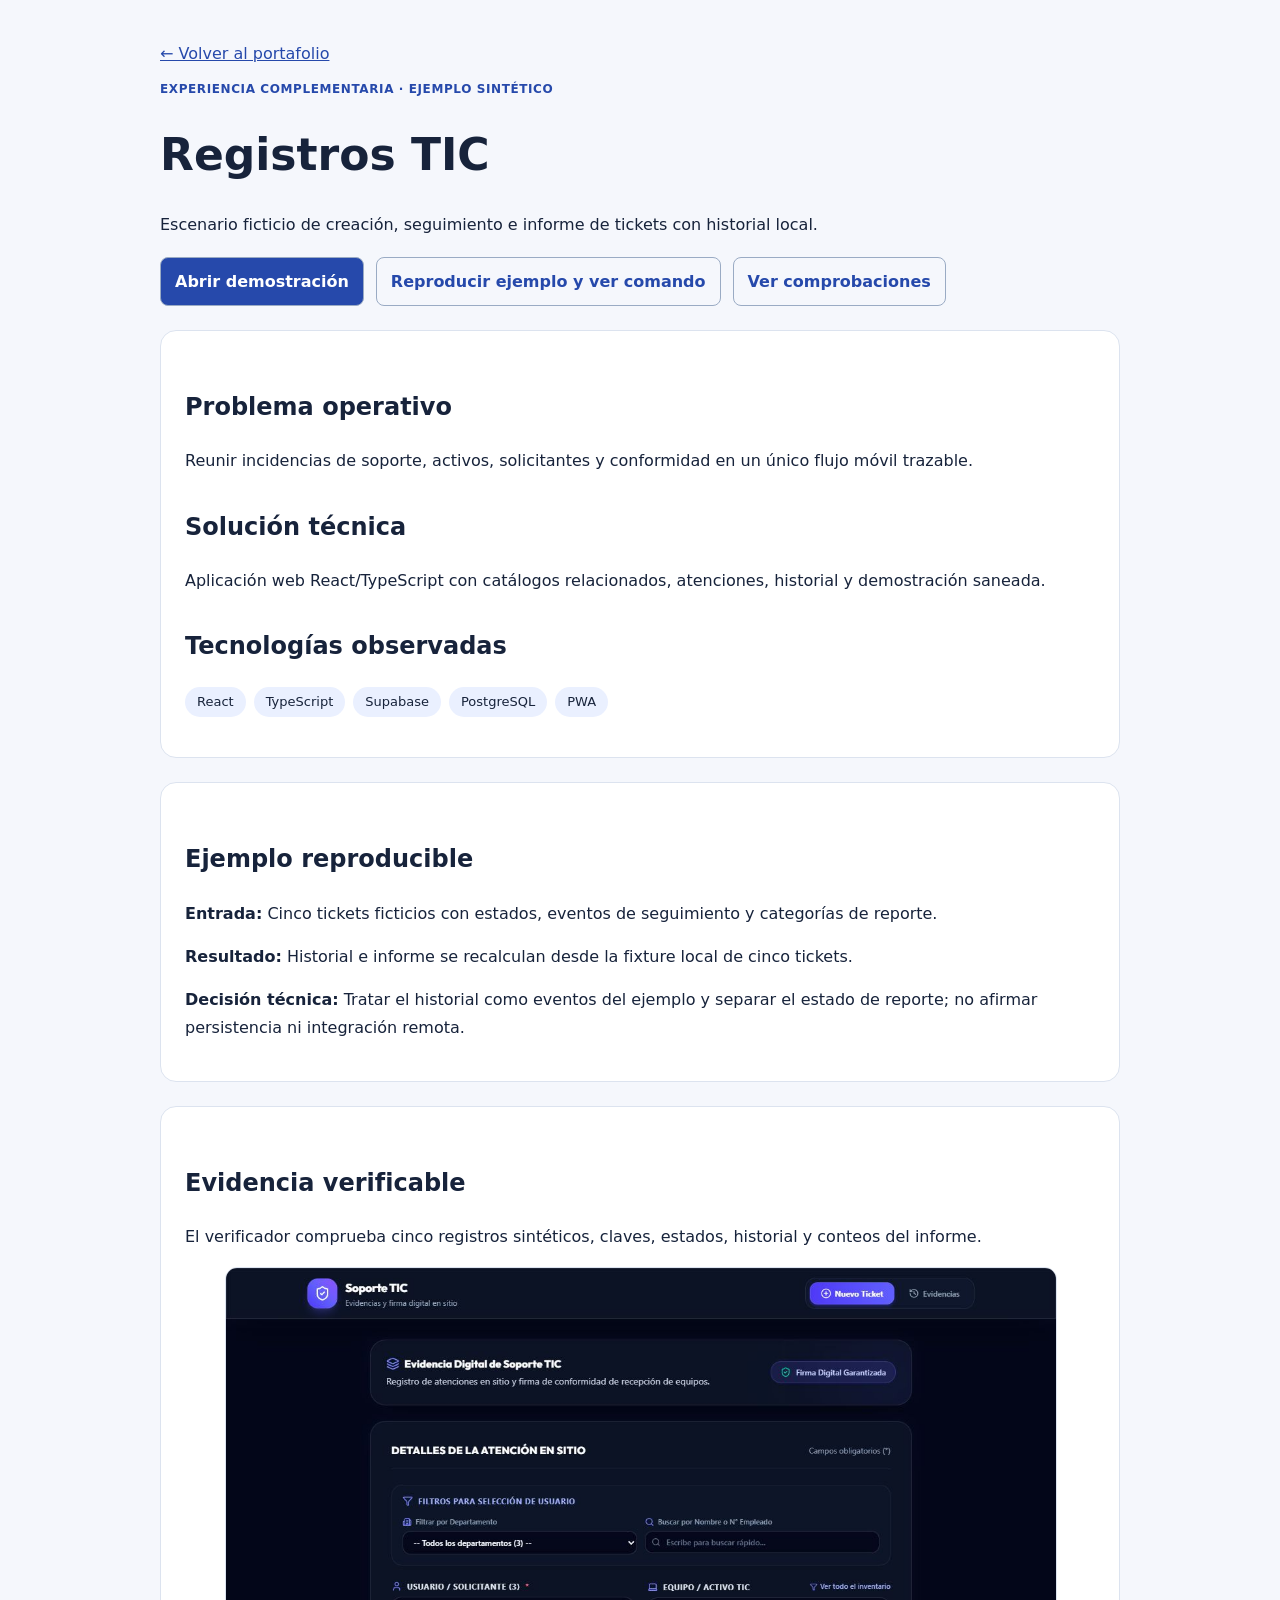
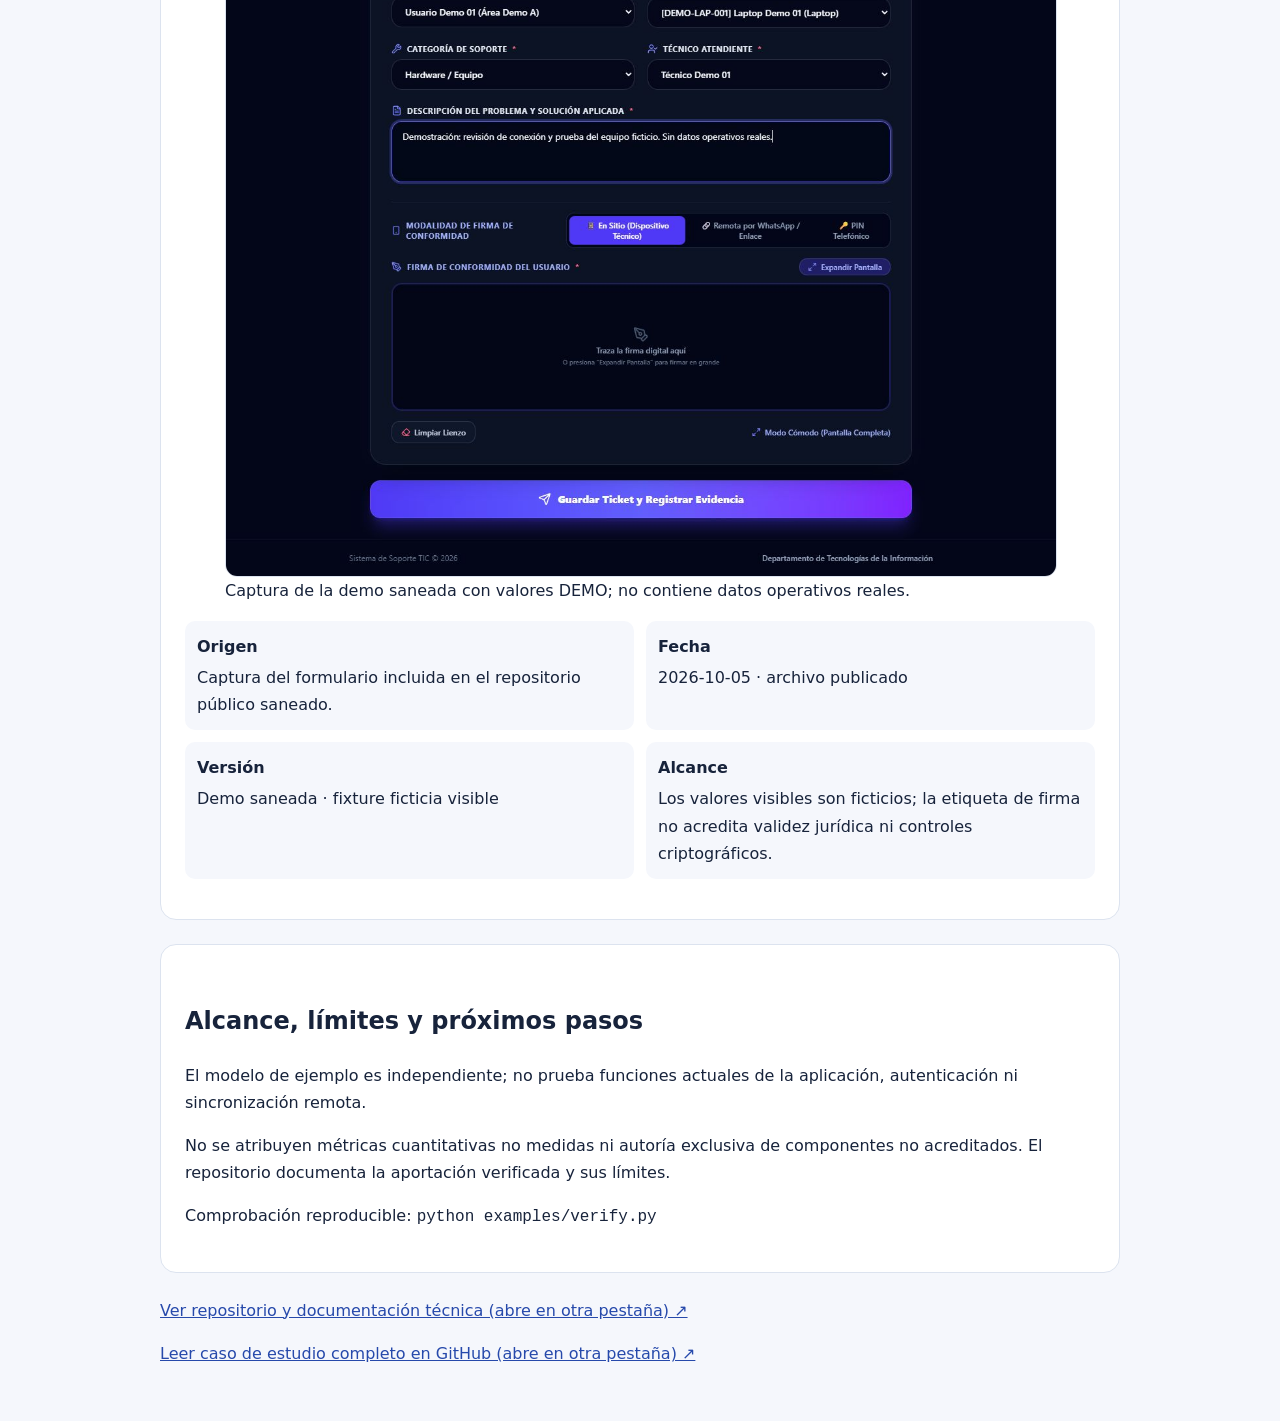
<file: projects/registros-tic.html>
<!doctype html><html lang="es"><head><meta charset="utf-8"><meta name="viewport" content="width=device-width,initial-scale=1"><meta name="description" content="Caso de estudio de Registros TIC con evidencia sintética y limitaciones"><title>Registros TIC · Portafolio</title><style>body{margin:0;background:#f5f7fc;color:#17233b;font:16px/1.7 system-ui,sans-serif}main{max-width:960px;margin:auto;padding:40px 24px}h1{font-size:clamp(28px,5vw,44px);line-height:1.2}h2{margin-top:32px}a{color:#2649ab}img{display:block;max-width:100%;height:auto;border-radius:12px;border:1px solid #dce3ef}section{background:white;border:1px solid #dce3ef;border-radius:16px;padding:24px;margin:24px 0}.badge{font-weight:700;color:#2649ab;letter-spacing:.05em;font-size:12px}.tech{display:flex;flex-wrap:wrap;gap:8px;padding:0;list-style:none}.tech li{background:#eaf0ff;border-radius:20px;padding:4px 12px;font-size:13px}a:focus-visible{outline:3px solid #d48317;outline-offset:3px}@media(max-width:450px){main{padding:24px 16px}section{padding:16px}}.actions{display:flex;flex-wrap:wrap;gap:12px;margin:18px 0}.actions a{display:inline-block;border:1px solid #9aabc4;border-radius:8px;padding:10px 14px;font-weight:700;text-decoration:none}.actions a:first-child{background:#2649ab;color:white}.evidence-meta{display:grid;grid-template-columns:repeat(2,minmax(0,1fr));gap:12px}.evidence-meta div{padding:12px;background:#f5f7fc;border-radius:10px}.evidence-meta dt{font-weight:700}.evidence-meta dd{margin:4px 0 0}.evidence-figure img{width:100%}@media(max-width:560px){.evidence-meta{grid-template-columns:1fr}}</style></head><body><main><nav aria-label="Navegación del caso"><a href="../index.html#proyecto-registros-tic">← Volver al portafolio</a></nav><p class="badge">EXPERIENCIA COMPLEMENTARIA · EJEMPLO SINTÉTICO</p><h1>Registros TIC</h1><p>Escenario ficticio de creación, seguimiento e informe de tickets con historial local.</p><nav class="actions" aria-label="Acciones de demostración"><a href="../demos/registros-tic/demo/index.html">Abrir demostración</a><a href="../demos/registros-tic/README.md">Reproducir ejemplo y ver comando</a><a href="../demos/registros-tic/docs/verification.md">Ver comprobaciones</a></nav><section><h2>Problema operativo</h2><p>Reunir incidencias de soporte, activos, solicitantes y conformidad en un único flujo móvil trazable.</p><h2>Solución técnica</h2><p>Aplicación web React/TypeScript con catálogos relacionados, atenciones, historial y demostración saneada.</p><h2>Tecnologías observadas</h2><ul class="tech"><li>React</li><li>TypeScript</li><li>Supabase</li><li>PostgreSQL</li><li>PWA</li></ul></section><section><h2>Ejemplo reproducible</h2><p><strong>Entrada:</strong> Cinco tickets ficticios con estados, eventos de seguimiento y categorías de reporte.</p><p><strong>Resultado:</strong> Historial e informe se recalculan desde la fixture local de cinco tickets.</p><p><strong>Decisión técnica:</strong> Tratar el historial como eventos del ejemplo y separar el estado de reporte; no afirmar persistencia ni integración remota.</p></section><section><h2>Evidencia verificable</h2><p>El verificador comprueba cinco registros sintéticos, claves, estados, historial y conteos del informe.</p><figure class="evidence-figure"><a href="../assets/registros-tic-demo.jpg" target="_blank" rel="noopener noreferrer" aria-label="Ampliar captura del formulario de Registros TIC con datos ficticios"><img src="../assets/registros-tic-demo.jpg" alt="Captura del formulario de Registros TIC con valores ficticios de demostración" loading="lazy"></a><figcaption>Captura de la demo saneada con valores DEMO; no contiene datos operativos reales.</figcaption></figure><dl class="evidence-meta"><div><dt>Origen</dt><dd>Captura del formulario incluida en el repositorio público saneado.</dd></div><div><dt>Fecha</dt><dd>2026-10-05 · archivo publicado</dd></div><div><dt>Versión</dt><dd>Demo saneada · fixture ficticia visible</dd></div><div><dt>Alcance</dt><dd>Los valores visibles son ficticios; la etiqueta de firma no acredita validez jurídica ni controles criptográficos.</dd></div></dl></section><section><h2>Alcance, límites y próximos pasos</h2><p>El modelo de ejemplo es independiente; no prueba funciones actuales de la aplicación, autenticación ni sincronización remota.</p><p>No se atribuyen métricas cuantitativas no medidas ni autoría exclusiva de componentes no acreditados. El repositorio documenta la aportación verificada y sus límites.</p><p>Comprobación reproducible: <code>python examples/verify.py</code></p></section><p><a href="https://github.com/Hmhn2525/registros-tic" target="_blank" rel="noopener noreferrer">Ver repositorio y documentación técnica (abre en otra pestaña) ↗</a></p><p><a href="https://github.com/Hmhn2525/registros-tic/blob/main/docs/case-study.md" target="_blank" rel="noopener noreferrer">Leer caso de estudio completo en GitHub (abre en otra pestaña) ↗</a></p></main></body></html>
</file>
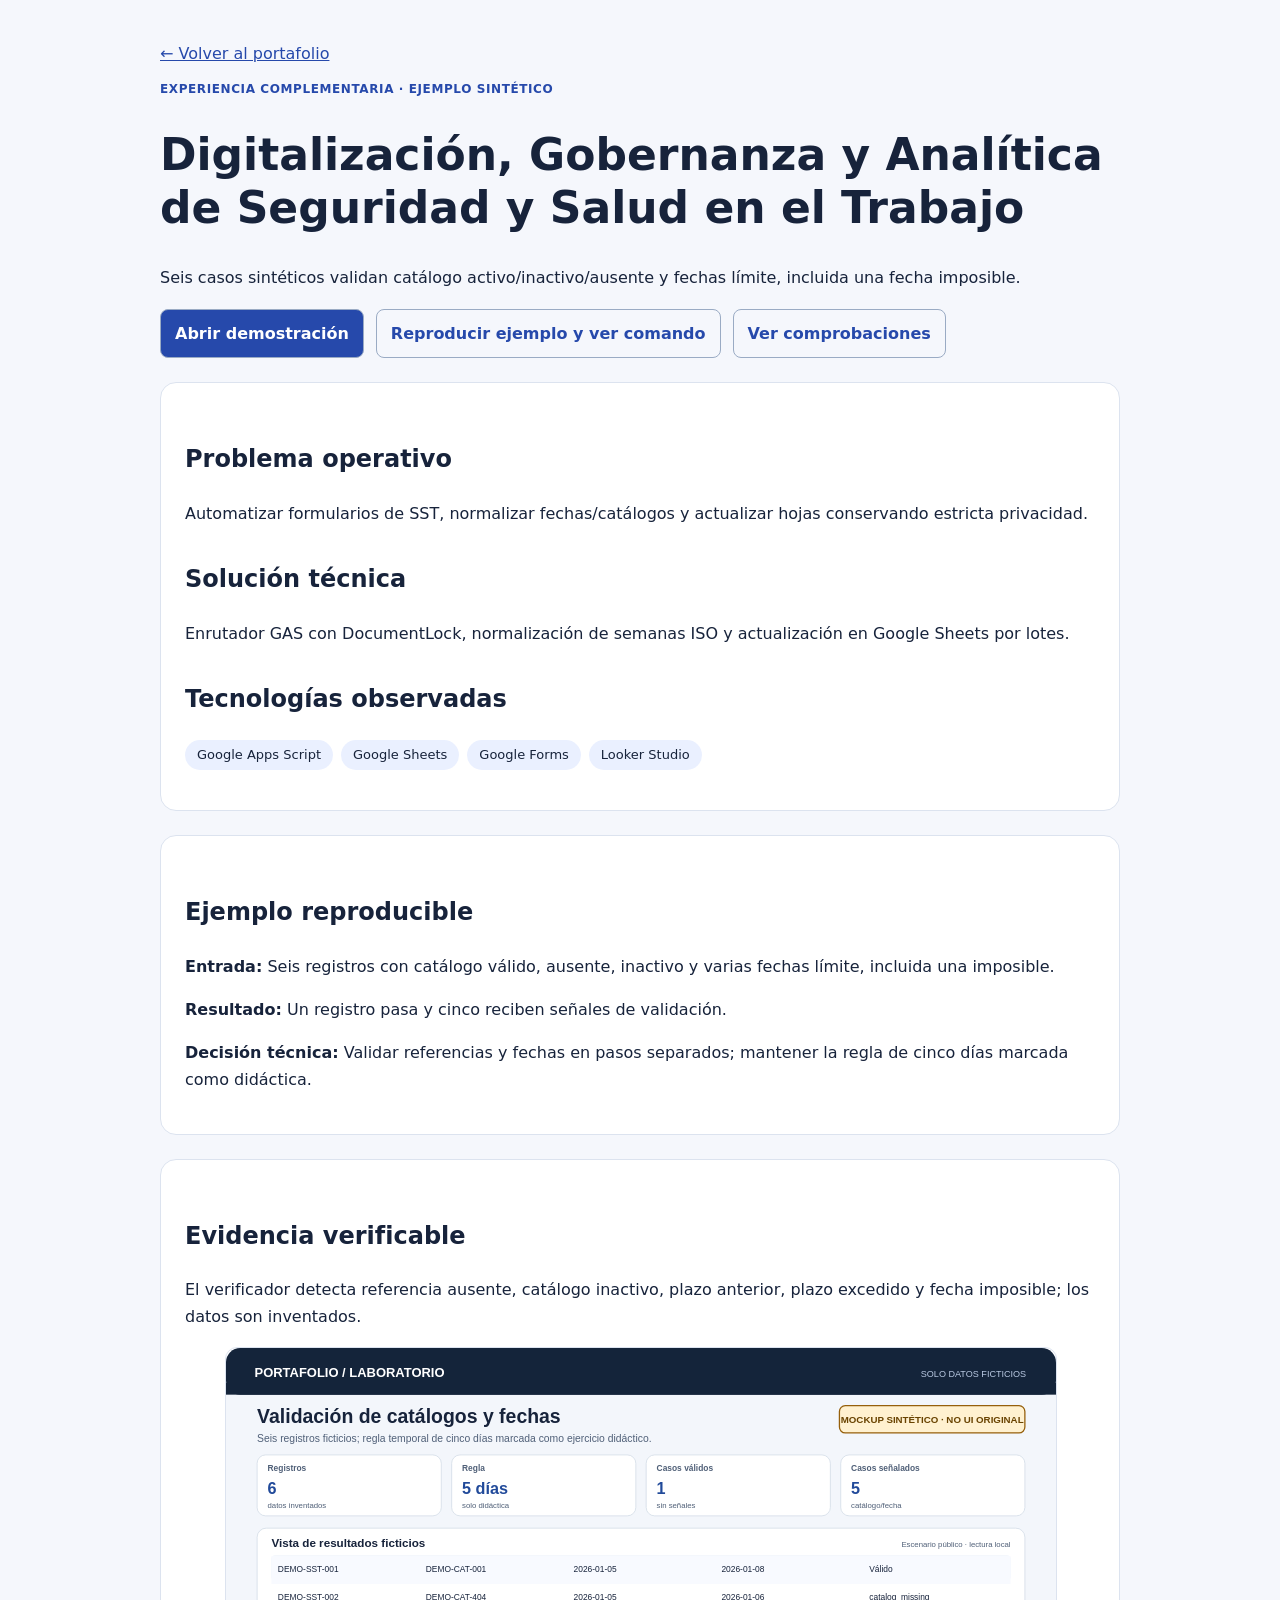
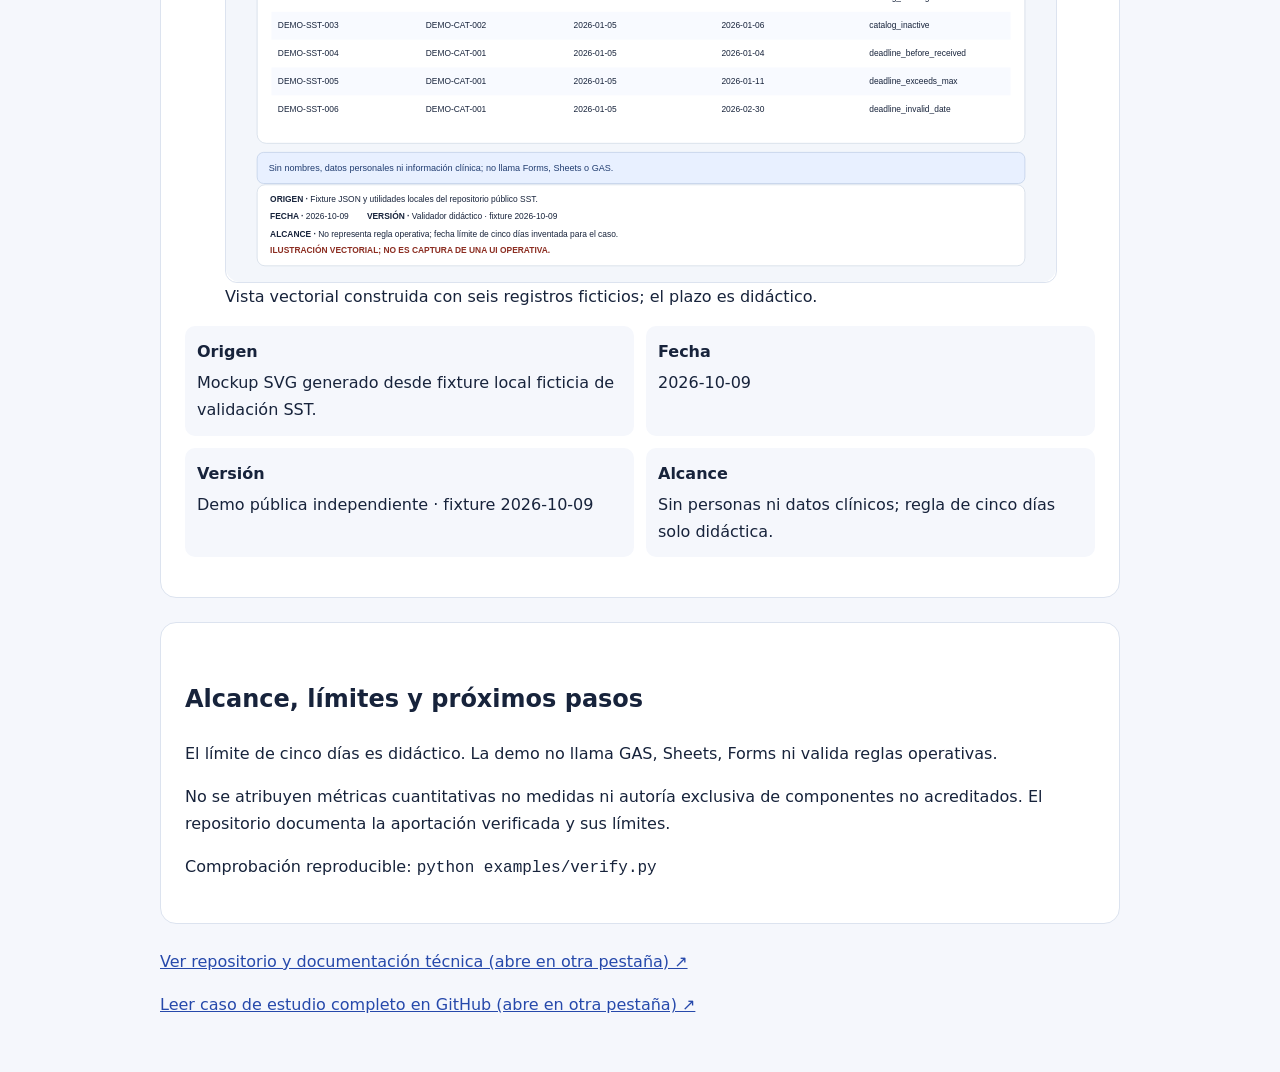
<file: projects/seguridad-salud-trabajo.html>
<!doctype html><html lang="es"><head><meta charset="utf-8"><meta name="viewport" content="width=device-width,initial-scale=1"><meta name="description" content="Caso de estudio de Digitalización, Gobernanza y Analítica de Seguridad y Salud en el Trabajo con evidencia sintética y limitaciones"><title>Digitalización, Gobernanza y Analítica de Seguridad y Salud en el Trabajo · Portafolio</title><style>body{margin:0;background:#f5f7fc;color:#17233b;font:16px/1.7 system-ui,sans-serif}main{max-width:960px;margin:auto;padding:40px 24px}h1{font-size:clamp(28px,5vw,44px);line-height:1.2}h2{margin-top:32px}a{color:#2649ab}img{display:block;max-width:100%;height:auto;border-radius:12px;border:1px solid #dce3ef}section{background:white;border:1px solid #dce3ef;border-radius:16px;padding:24px;margin:24px 0}.badge{font-weight:700;color:#2649ab;letter-spacing:.05em;font-size:12px}.tech{display:flex;flex-wrap:wrap;gap:8px;padding:0;list-style:none}.tech li{background:#eaf0ff;border-radius:20px;padding:4px 12px;font-size:13px}a:focus-visible{outline:3px solid #d48317;outline-offset:3px}@media(max-width:450px){main{padding:24px 16px}section{padding:16px}}.actions{display:flex;flex-wrap:wrap;gap:12px;margin:18px 0}.actions a{display:inline-block;border:1px solid #9aabc4;border-radius:8px;padding:10px 14px;font-weight:700;text-decoration:none}.actions a:first-child{background:#2649ab;color:white}.evidence-meta{display:grid;grid-template-columns:repeat(2,minmax(0,1fr));gap:12px}.evidence-meta div{padding:12px;background:#f5f7fc;border-radius:10px}.evidence-meta dt{font-weight:700}.evidence-meta dd{margin:4px 0 0}.evidence-figure img{width:100%}@media(max-width:560px){.evidence-meta{grid-template-columns:1fr}}</style></head><body><main><nav aria-label="Navegación del caso"><a href="../index.html#proyecto-seguridad-salud">← Volver al portafolio</a></nav><p class="badge">EXPERIENCIA COMPLEMENTARIA · EJEMPLO SINTÉTICO</p><h1>Digitalización, Gobernanza y Analítica de Seguridad y Salud en el Trabajo</h1><p>Seis casos sintéticos validan catálogo activo/inactivo/ausente y fechas límite, incluida una fecha imposible.</p><nav class="actions" aria-label="Acciones de demostración"><a href="../demos/seguridad-salud-trabajo/demo/index.html">Abrir demostración</a><a href="../demos/seguridad-salud-trabajo/README.md">Reproducir ejemplo y ver comando</a><a href="../demos/seguridad-salud-trabajo/docs/verification.md">Ver comprobaciones</a></nav><section><h2>Problema operativo</h2><p>Automatizar formularios de SST, normalizar fechas/catálogos y actualizar hojas conservando estricta privacidad.</p><h2>Solución técnica</h2><p>Enrutador GAS con DocumentLock, normalización de semanas ISO y actualización en Google Sheets por lotes.</p><h2>Tecnologías observadas</h2><ul class="tech"><li>Google Apps Script</li><li>Google Sheets</li><li>Google Forms</li><li>Looker Studio</li></ul></section><section><h2>Ejemplo reproducible</h2><p><strong>Entrada:</strong> Seis registros con catálogo válido, ausente, inactivo y varias fechas límite, incluida una imposible.</p><p><strong>Resultado:</strong> Un registro pasa y cinco reciben señales de validación.</p><p><strong>Decisión técnica:</strong> Validar referencias y fechas en pasos separados; mantener la regla de cinco días marcada como didáctica.</p></section><section><h2>Evidencia verificable</h2><p>El verificador detecta referencia ausente, catálogo inactivo, plazo anterior, plazo excedido y fecha imposible; los datos son inventados.</p><figure class="evidence-figure"><a href="../assets/seguridad-salud-trabajo-demo.svg" target="_blank" rel="noopener noreferrer" aria-label="Ampliar mockup sintético de Seguridad y Salud en el Trabajo"><img src="../assets/seguridad-salud-trabajo-demo.svg" alt="Mockup sintético de validación SST con datos ficticios" loading="lazy"></a><figcaption>Vista vectorial construida con seis registros ficticios; el plazo es didáctico.</figcaption></figure><dl class="evidence-meta"><div><dt>Origen</dt><dd>Mockup SVG generado desde fixture local ficticia de validación SST.</dd></div><div><dt>Fecha</dt><dd>2026-10-09</dd></div><div><dt>Versión</dt><dd>Demo pública independiente · fixture 2026-10-09</dd></div><div><dt>Alcance</dt><dd>Sin personas ni datos clínicos; regla de cinco días solo didáctica.</dd></div></dl></section><section><h2>Alcance, límites y próximos pasos</h2><p>El límite de cinco días es didáctico. La demo no llama GAS, Sheets, Forms ni valida reglas operativas.</p><p>No se atribuyen métricas cuantitativas no medidas ni autoría exclusiva de componentes no acreditados. El repositorio documenta la aportación verificada y sus límites.</p><p>Comprobación reproducible: <code>python examples/verify.py</code></p></section><p><a href="https://github.com/Hmhn2525/seguridad-salud-trabajo" target="_blank" rel="noopener noreferrer">Ver repositorio y documentación técnica (abre en otra pestaña) ↗</a></p><p><a href="https://github.com/Hmhn2525/seguridad-salud-trabajo/blob/main/docs/case-study.md" target="_blank" rel="noopener noreferrer">Leer caso de estudio completo en GitHub (abre en otra pestaña) ↗</a></p></main></body></html>
</file>
<file: demos/gestion-presupuestaria/demo/styles.css>
:root {
  color-scheme: light;
  --ink: #17223b;
  --muted: #5c6881;
  --line: #dce3ee;
  --paper: #ffffff;
  --canvas: #f3f6fb;
  --blue: #23489f;
  --blue-dark: #193778;
  --blue-soft: #eef3ff;
  --teal: #08766e;
  --teal-soft: #e5f5f1;
  --amber: #80510b;
  --amber-soft: #fff4dc;
  --red: #a02a39;
  --red-soft: #fff0f1;
  --shadow: 0 16px 44px rgb(27 45 78 / 7%);
  font-family: Inter, ui-sans-serif, system-ui, -apple-system, BlinkMacSystemFont, "Segoe UI", sans-serif;
  font-synthesis: none;
  text-rendering: optimizeLegibility;
}

* { box-sizing: border-box; }

body {
  margin: 0;
  background: var(--canvas);
  color: var(--ink);
  font-size: 16px;
  line-height: 1.5;
}

button, input, select, textarea { font: inherit; }
button, select, input, textarea { color: inherit; }

.scope-banner {
  position: sticky;
  z-index: 5;
  top: 0;
  display: flex;
  min-height: 44px;
  align-items: center;
  justify-content: center;
  gap: 10px;
  padding: 8px 18px;
  background: #14284d;
  color: #f5f8ff;
  font-size: 13px;
  text-align: center;
}

.scope-banner strong { color: #a9d8ff; }
.scope-dot { width: 8px; height: 8px; flex: 0 0 auto; border-radius: 50%; background: #58d2b7; }
.app-shell { width: min(1480px, 100%); margin: 0 auto; padding: 34px clamp(16px, 3vw, 42px) 28px; }

.page-header {
  display: flex;
  align-items: flex-start;
  justify-content: space-between;
  gap: 24px;
  margin-bottom: 24px;
}

.eyebrow {
  margin: 0 0 6px;
  color: var(--blue);
  font-size: 11px;
  font-weight: 800;
  letter-spacing: .11em;
}

h1, h2, p { margin-top: 0; }
h1 { margin-bottom: 8px; font-size: clamp(30px, 4vw, 44px); letter-spacing: -.035em; line-height: 1.1; }
h2 { margin-bottom: 0; font-size: 20px; letter-spacing: -.02em; line-height: 1.25; }
.lead { margin-bottom: 0; color: var(--muted); font-size: 17px; }

.panel {
  min-width: 0;
  border: 1px solid var(--line);
  border-radius: 16px;
  background: var(--paper);
  box-shadow: var(--shadow);
}

.profile-panel {
  display: grid;
  grid-template-columns: minmax(220px, 320px) minmax(0, 1fr);
  align-items: center;
  gap: 22px;
  padding: 16px 20px;
}

.profile-control { display: grid; gap: 7px; }
.profile-control label, .review-actions label { color: #35415a; font-size: 13px; font-weight: 750; }
select, textarea {
  width: 100%;
  min-height: 46px;
  border: 1px solid #bfcadd;
  border-radius: 9px;
  background: white;
  padding: 10px 12px;
}

.profile-explanation { margin: 0; color: var(--muted); font-size: 13px; }
.center-switcher { display: grid; grid-template-columns: repeat(2, minmax(0, 1fr)); gap: 12px; margin: 16px 0; }
.center-choice {
  display: flex;
  min-height: 72px;
  align-items: center;
  justify-content: space-between;
  gap: 12px;
  border: 1px solid var(--line);
  border-radius: 13px;
  background: white;
  padding: 13px 16px;
  text-align: left;
  cursor: pointer;
}

.center-choice[aria-pressed="true"] { border-color: var(--blue); box-shadow: inset 0 0 0 1px var(--blue); background: var(--blue-soft); }
.center-choice:hover { border-color: #8098c7; }
.center-choice-name { display: grid; gap: 2px; }
.center-choice-name strong { font-size: 15px; }
.center-choice-name small { color: var(--muted); font-size: 12px; }
.center-choice-status { color: var(--blue-dark); font-size: 12px; font-weight: 750; white-space: nowrap; }

.notice {
  min-height: 0;
  margin: 0;
  color: var(--blue-dark);
  font-size: 14px;
  font-weight: 650;
}

.notice:not(:empty) { margin: 2px 0 14px; padding: 10px 13px; border-left: 3px solid #7394dc; border-radius: 0 8px 8px 0; background: var(--blue-soft); }
.notice.is-error { border-color: var(--red); background: var(--red-soft); color: #7d1d2b; }
.notice.is-success { border-color: var(--teal); background: var(--teal-soft); color: #07584f; }

.workspace { display: grid; grid-template-columns: minmax(0, 1fr) minmax(300px, 365px); align-items: start; gap: 16px; }
.budget-panel { padding: 22px 22px 18px; }
.budget-heading, .section-heading { display: flex; align-items: flex-start; justify-content: space-between; gap: 14px; }
.budget-heading h2 { font-size: 25px; }
.budget-meta { margin: 7px 0 0; color: var(--muted); font-size: 13px; }
.status-badge { flex: 0 0 auto; border-radius: 999px; background: var(--blue-soft); padding: 6px 11px; color: var(--blue-dark); font-size: 12px; font-weight: 800; }
.status-badge[data-status="returned"] { background: var(--amber-soft); color: var(--amber); }
.status-badge[data-status="validated"] { background: var(--teal-soft); color: #07584f; }
.status-badge[data-status="submitted"] { background: #edf0ff; color: #433d9d; }

.capture-tools {
  display: flex;
  align-items: center;
  justify-content: space-between;
  gap: 16px;
  margin: 18px 0 8px;
  border: 1px solid #d9e4fb;
  border-radius: 11px;
  background: #f7f9ff;
  padding: 12px 13px;
}

.capture-tools > div:first-child { display: grid; gap: 2px; }
.capture-tools strong { font-size: 13px; }
.capture-tools span { color: var(--muted); font-size: 12px; }
.readonly-tools { background: #f8f9fc; border-color: var(--line); }
.button-row { display: flex; align-items: center; gap: 8px; }
.button {
  display: inline-flex;
  min-height: 44px;
  align-items: center;
  justify-content: center;
  border: 1px solid transparent;
  border-radius: 9px;
  padding: 9px 13px;
  font-size: 13px;
  font-weight: 750;
  line-height: 1.25;
  text-align: center;
  cursor: pointer;
}

.button:disabled { cursor: not-allowed; opacity: .5; }
.button-primary { background: var(--blue); color: white; }
.button-primary:hover:not(:disabled) { background: var(--blue-dark); }
.button-quiet { border-color: #c8d2e2; background: white; color: #243453; }
.button-quiet:hover:not(:disabled) { background: #f0f4fa; }
.page-header > .button { flex: 0 0 auto; }
.completion-summary { margin: 12px 0 7px; color: #35415a; font-size: 13px; font-weight: 700; }

.table-scroll {
  max-width: 100%;
  overflow: auto;
  overscroll-behavior-x: contain;
  border: 1px solid var(--line);
  border-radius: 10px;
  scrollbar-color: #94a4bf #edf1f7;
}

.table-scroll:focus-visible { outline: 3px solid #91afea; outline-offset: 3px; }
table { width: 100%; min-width: 1060px; border-collapse: separate; border-spacing: 0; font-size: 12px; }
caption { padding: 10px 12px; background: #f8faff; color: var(--muted); font-size: 12px; text-align: left; }
thead th { position: sticky; z-index: 1; top: 0; background: #eef2f8; color: #35415a; font-size: 11px; font-weight: 800; }
th, td { min-width: 70px; border-right: 1px solid #e5e9f0; border-bottom: 1px solid #e5e9f0; padding: 7px; text-align: center; }
tr > :first-child { position: sticky; z-index: 2; left: 0; min-width: 135px; background: #fff; text-align: left; }
thead tr > :first-child { z-index: 3; background: #eef2f8; }
tbody th { color: #25334e; font-size: 12px; }
tfoot th, tfoot td { background: #f5f7fb; font-weight: 750; }
tfoot tr > :first-child { z-index: 2; background: #f5f7fb; }
.annual-column, [data-row-total], [data-month-total="annual"] { min-width: 124px; background: #f2f5fc; font-variant-numeric: tabular-nums; }
.amount {
  width: 71px;
  min-height: 40px;
  border: 1px solid #c7d1e0;
  border-radius: 7px;
  background: #fff;
  padding: 6px 4px;
  font-size: 12px;
  font-variant-numeric: tabular-nums;
  text-align: right;
}

.amount:disabled { border-color: transparent; background: transparent; color: #35415a; opacity: 1; }
.amount.is-pending { border-style: dashed; border-color: #a7771c; background: #fff8e8; }
.amount.is-zero:not(:disabled) { border-color: #69a99d; background: #eff9f6; }
.amount.is-invalid { border-color: var(--red); background: var(--red-soft); }
.amount:focus-visible { outline: 3px solid #91afea; outline-offset: 1px; }
.table-hint { margin: 8px 0 0; color: var(--muted); font-size: 12px; }

.side-column { display: grid; gap: 14px; }
.side-column .panel { padding: 19px; }
.section-heading { align-items: center; }
.section-heading .eyebrow { margin-bottom: 4px; }
.step-mark { display: grid; width: 34px; height: 34px; flex: 0 0 auto; place-items: center; border-radius: 50%; background: var(--blue-soft); color: var(--blue); font-size: 12px; font-weight: 800; }
.panel-copy { margin: 14px 0 0; color: var(--muted); font-size: 13px; }
.review-actions { display: grid; gap: 9px; margin-top: 14px; }
textarea { min-height: 84px; resize: vertical; font-size: 13px; }
textarea::placeholder { color: #7b8599; }
.review-buttons { align-items: stretch; }
.review-buttons .button { flex: 1 1 0; }
.history-list, .event-list { display: grid; gap: 9px; margin: 14px 0 0; padding: 0; list-style: none; }
.history-empty, .event-empty { color: var(--muted); font-size: 13px; }
.history-card { border: 1px solid var(--line); border-radius: 9px; background: #fbfcfe; padding: 10px 11px; }
.history-card summary { color: #25334e; font-size: 13px; font-weight: 750; cursor: pointer; }
.history-card p { margin: 8px 0 0; color: var(--muted); font-size: 12px; }
.history-card ul { margin: 8px 0 0; padding-left: 18px; color: #45516a; font-size: 12px; }
.event { border-left: 2px solid #c9d6ec; padding: 1px 0 2px 10px; color: #45516a; font-size: 12px; }
.event time { display: block; color: #778198; font-size: 11px; }
.event.is-rejected { border-color: #c64b58; }
.event-note { display: block; margin-top: 2px; color: #6b4b4e; overflow-wrap: anywhere; }

.page-footer { display: flex; align-items: flex-start; justify-content: space-between; gap: 22px; margin-top: 18px; color: var(--muted); font-size: 12px; }
.page-footer p { max-width: 850px; margin-bottom: 0; }
.page-footer a { flex: 0 0 auto; color: var(--blue); font-weight: 700; }
[hidden] { display: none !important; }

:focus-visible { outline: 3px solid #91afea; outline-offset: 3px; }

@media (max-width: 1040px) {
  .workspace { grid-template-columns: minmax(0, 1fr); }
  .side-column { grid-template-columns: repeat(2, minmax(0, 1fr)); align-items: start; }
  .activity-panel { grid-column: 1 / -1; }
}

@media (max-width: 680px) {
  .scope-banner { justify-content: flex-start; gap: 7px; padding: 8px 12px; font-size: 11px; line-height: 1.25; text-align: left; }
  .scope-banner span:last-child { flex: 1; }
  .app-shell { padding: 24px 14px 22px; }
  .page-header { align-items: flex-start; flex-direction: column; gap: 14px; margin-bottom: 18px; }
  .profile-panel { grid-template-columns: minmax(0, 1fr); gap: 9px; padding: 14px; }
  .center-switcher { grid-template-columns: minmax(0, 1fr); gap: 8px; }
  .center-choice { min-height: 62px; padding: 10px 12px; }
  .budget-panel { padding: 16px 12px 14px; }
  .budget-heading { align-items: flex-start; }
  .budget-heading h2 { font-size: 21px; }
  .status-badge { max-width: 116px; white-space: normal; text-align: center; }
  .capture-tools { align-items: stretch; flex-direction: column; gap: 10px; padding: 11px; }
  .capture-tools .button-row { align-items: stretch; flex-direction: column; }
  .capture-tools .button { width: 100%; }
  .side-column { grid-template-columns: minmax(0, 1fr); }
  .activity-panel { grid-column: auto; }
  .page-footer { flex-direction: column; gap: 10px; }
  .page-footer a { white-space: normal; }
}

@media (prefers-reduced-motion: no-preference) {
  .center-choice, .button { transition: background-color .15s ease, border-color .15s ease, box-shadow .15s ease; }
}
</file>
